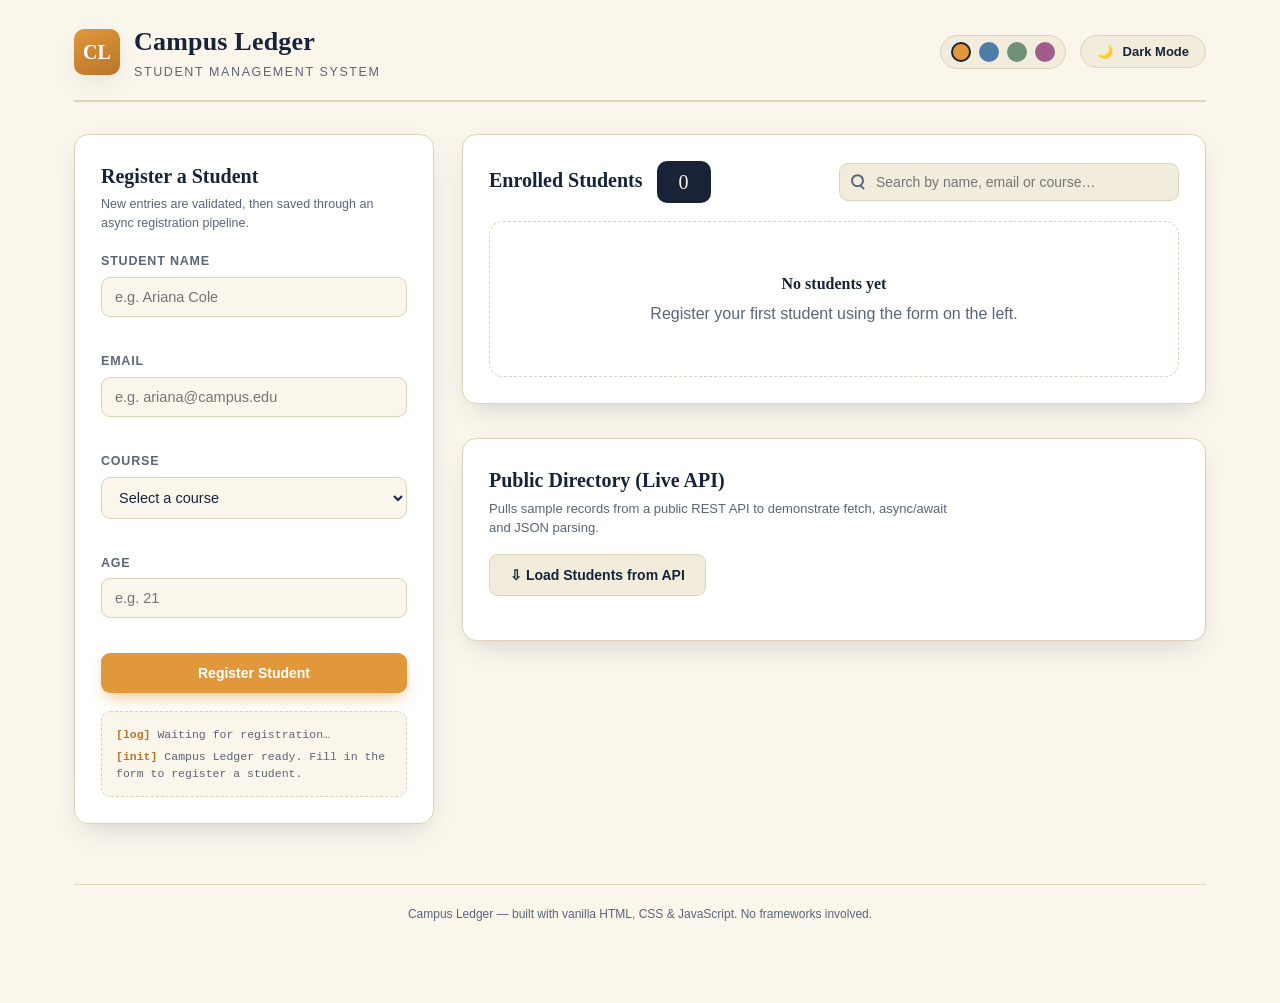
<file: campus.html>
<!DOCTYPE html>
<html lang="en">
<head>
<meta charset="UTF-8">
<meta name="viewport" content="width=device-width, initial-scale=1.0">
<title>Campus Ledger — Student Management System</title>
<style>
/* ============================================================
   DESIGN TOKENS
   A campus-registrar theme: ink navy + amber "stamp" accent,
   paper-cream surface in light mode, deep ink surface in dark.
   The signature element is the "ID card" style student card —
   a perforated top edge like a campus badge, with a course-
   coded stripe down the left side.
   ============================================================ */
:root {
  --ink-900: #182338;
  --ink-800: #1f2c47;
  --ink-700: #2c3c5e;
  --paper-0: #faf6ec;
  --paper-100: #f2ecdd;
  --paper-200: #e8dfc9;
  --accent: #e0983a;      /* amber stamp — can be re-themed live */
  --accent-dark: #b9752a;
  --sage: #6f9179;
  --danger: #c4483f;
  --success: #3f8f5f;
  --text-main: var(--ink-900);
  --text-sub: #5b6478;
  --surface: #ffffff;
  --surface-alt: var(--paper-100);
  --bg: var(--paper-0);
  --border: #ddd3ba;
  --shadow: 0 10px 30px -12px rgba(24, 35, 56, 0.25);
  --radius: 14px;
  --font-display: Georgia, 'Iowan Old Style', 'Palatino Linotype', serif;
  --font-body: -apple-system, BlinkMacSystemFont, 'Segoe UI', Roboto, Helvetica, Arial, sans-serif;
  --font-mono: 'SFMono-Regular', Consolas, 'Liberation Mono', Menlo, monospace;
}

/* Dark mode overrides — toggled by adding .dark-mode to <body> */
body.dark-mode {
  --text-main: #eef1f7;
  --text-sub: #a8b1c4;
  --surface: var(--ink-800);
  --surface-alt: var(--ink-700);
  --bg: var(--ink-900);
  --border: #35456a;
  --shadow: 0 10px 30px -12px rgba(0, 0, 0, 0.55);
}

/* ============================================================
   RESET & BASE
   ============================================================ */
* { box-sizing: border-box; margin: 0; padding: 0; }

html { scroll-behavior: smooth; }

body {
  font-family: var(--font-body);
  background: var(--bg);
  color: var(--text-main);
  transition: background 0.35s ease, color 0.35s ease;
  min-height: 100vh;
  line-height: 1.5;
}

@media (prefers-reduced-motion: reduce) {
  * { animation-duration: 0.001ms !important; transition-duration: 0.001ms !important; }
}

a { color: inherit; }

::selection { background: var(--accent); color: #fff; }

/* ============================================================
   LAYOUT SHELL
   ============================================================ */
.wrap {
  max-width: 1180px;
  margin: 0 auto;
  padding: 0 24px 80px;
}

/* ---- Top bar ---- */
.topbar {
  display: flex;
  align-items: center;
  justify-content: space-between;
  padding: 22px 0 18px;
  border-bottom: 2px solid var(--border);
  margin-bottom: 32px;
  flex-wrap: wrap;
  gap: 16px;
}

.brand {
  display: flex;
  align-items: center;
  gap: 14px;
}

.brand-mark {
  width: 46px;
  height: 46px;
  border-radius: 10px;
  background: linear-gradient(155deg, var(--accent), var(--accent-dark));
  display: flex;
  align-items: center;
  justify-content: center;
  color: #fff;
  font-family: var(--font-display);
  font-weight: 700;
  font-size: 20px;
  box-shadow: var(--shadow);
  flex-shrink: 0;
}

.brand-text h1 {
  font-family: var(--font-display);
  font-size: 26px;
  letter-spacing: 0.2px;
}

.brand-text p {
  font-size: 12.5px;
  color: var(--text-sub);
  text-transform: uppercase;
  letter-spacing: 1.6px;
  margin-top: 2px;
}

.topbar-controls {
  display: flex;
  align-items: center;
  gap: 14px;
  flex-wrap: wrap;
}

/* Accent color theming swatches */
.swatches {
  display: flex;
  gap: 8px;
  align-items: center;
  padding: 6px 10px;
  background: var(--surface-alt);
  border-radius: 999px;
  border: 1px solid var(--border);
}

.swatch {
  width: 20px;
  height: 20px;
  border-radius: 50%;
  border: 2px solid transparent;
  cursor: pointer;
  transition: transform 0.2s ease, border-color 0.2s ease;
}

.swatch:hover { transform: scale(1.15); }
.swatch.active { border-color: var(--text-main); }

/* Dark mode toggle switch */
.toggle-dark {
  display: flex;
  align-items: center;
  gap: 10px;
  background: var(--surface-alt);
  border: 1px solid var(--border);
  border-radius: 999px;
  padding: 8px 16px;
  cursor: pointer;
  font-size: 13px;
  font-weight: 600;
  color: var(--text-main);
  transition: background 0.2s ease;
}

.toggle-dark:hover { background: var(--border); }

/* ============================================================
   GRID: form (left, sticky) + management (right)
   ============================================================ */
.main-grid {
  display: grid;
  grid-template-columns: 360px 1fr;
  gap: 28px;
  align-items: start;
}

@media (max-width: 880px) {
  .main-grid { grid-template-columns: 1fr; }
}

.panel {
  background: var(--surface);
  border: 1px solid var(--border);
  border-radius: var(--radius);
  box-shadow: var(--shadow);
  padding: 26px;
}

.panel.sticky { position: sticky; top: 24px; }

.panel h2 {
  font-family: var(--font-display);
  font-size: 20px;
  margin-bottom: 4px;
}

.panel .subtext {
  font-size: 12.5px;
  color: var(--text-sub);
  margin-bottom: 20px;
}

/* ---- Form fields ---- */
.field {
  margin-bottom: 16px;
}

.field label {
  display: block;
  font-size: 12.5px;
  font-weight: 700;
  text-transform: uppercase;
  letter-spacing: 0.8px;
  color: var(--text-sub);
  margin-bottom: 6px;
}

.field input,
.field select {
  width: 100%;
  padding: 11px 13px;
  border-radius: 9px;
  border: 1.5px solid var(--border);
  background: var(--bg);
  color: var(--text-main);
  font-size: 14.5px;
  font-family: var(--font-body);
  transition: border-color 0.2s ease, box-shadow 0.2s ease;
}

.field input:focus,
.field select:focus {
  outline: none;
  border-color: var(--accent);
  box-shadow: 0 0 0 3px color-mix(in srgb, var(--accent) 25%, transparent);
}

.field .error-hint {
  font-size: 12px;
  color: var(--danger);
  margin-top: 5px;
  min-height: 14px;
}

/* ---- Buttons ---- */
.btn {
  display: inline-flex;
  align-items: center;
  justify-content: center;
  gap: 8px;
  border: none;
  border-radius: 9px;
  padding: 12px 20px;
  font-size: 14px;
  font-weight: 700;
  cursor: pointer;
  transition: transform 0.15s ease, box-shadow 0.15s ease, background 0.2s ease;
  font-family: var(--font-body);
}

.btn:active { transform: translateY(1px) scale(0.98); }

.btn-primary {
  background: var(--accent);
  color: #fff;
  width: 100%;
  box-shadow: 0 8px 18px -6px color-mix(in srgb, var(--accent) 70%, transparent);
}

.btn-primary:hover { background: var(--accent-dark); }
.btn-primary:disabled { opacity: 0.65; cursor: not-allowed; transform: none; }

.btn-secondary {
  background: var(--surface-alt);
  color: var(--text-main);
  border: 1.5px solid var(--border);
}

.btn-secondary:hover { border-color: var(--accent); color: var(--accent-dark); }

.btn-danger-ghost {
  background: transparent;
  border: 1.5px solid var(--danger);
  color: var(--danger);
  padding: 7px 12px;
  font-size: 12.5px;
}

.btn-danger-ghost:hover { background: var(--danger); color: #fff; }

/* ---- Toast messages (success / error) ---- */
.toast {
  border-radius: 9px;
  padding: 12px 15px;
  font-size: 13.5px;
  font-weight: 600;
  margin-bottom: 16px;
  display: none;
  align-items: center;
  gap: 8px;
  animation: slideIn 0.3s ease;
}

.toast.show { display: flex; }

.toast.success { background: color-mix(in srgb, var(--success) 16%, transparent); color: var(--success); border: 1px solid color-mix(in srgb, var(--success) 40%, transparent); }
.toast.error { background: color-mix(in srgb, var(--danger) 16%, transparent); color: var(--danger); border: 1px solid color-mix(in srgb, var(--danger) 40%, transparent); }

@keyframes slideIn {
  from { opacity: 0; transform: translateY(-8px); }
  to { opacity: 1; transform: translateY(0); }
}

/* ---- Async demo log (shows callback / promise / async-await steps) ---- */
.demo-log {
  margin-top: 18px;
  background: var(--bg);
  border: 1px dashed var(--border);
  border-radius: 9px;
  padding: 12px 14px;
  font-family: var(--font-mono);
  font-size: 11.5px;
  color: var(--text-sub);
  max-height: 130px;
  overflow-y: auto;
}

.demo-log div { padding: 2px 0; }
.demo-log .tag { color: var(--accent-dark); font-weight: 700; }

/* ---- Management header row ---- */
.mgmt-header {
  display: flex;
  align-items: center;
  justify-content: space-between;
  gap: 16px;
  flex-wrap: wrap;
  margin-bottom: 18px;
}

.mgmt-title-group { display: flex; align-items: center; gap: 14px; }

.count-badge {
  background: var(--ink-900);
  color: var(--paper-0);
  font-family: var(--font-display);
  font-size: 20px;
  border-radius: 10px;
  padding: 6px 16px;
  min-width: 54px;
  text-align: center;
}

body.dark-mode .count-badge { background: var(--accent); color: #1a1408; }

.search-box {
  position: relative;
  flex: 1;
  min-width: 220px;
  max-width: 340px;
}

.search-box input {
  width: 100%;
  padding: 10px 14px 10px 36px;
  border-radius: 9px;
  border: 1.5px solid var(--border);
  background: var(--surface-alt);
  color: var(--text-main);
  font-size: 14px;
}

.search-box input:focus { outline: none; border-color: var(--accent); }

.search-box::before {
  content: "";
  position: absolute;
  left: 12px;
  top: 50%;
  width: 9px;
  height: 9px;
  border: 2px solid var(--text-sub);
  border-radius: 50%;
  transform: translateY(-60%);
}

.search-box::after {
  content: "";
  position: absolute;
  left: 20px;
  top: 62%;
  width: 6px;
  height: 2px;
  background: var(--text-sub);
  transform: rotate(45deg);
}

/* ---- Student card grid (the "ID card" signature element) ---- */
.card-grid {
  display: grid;
  grid-template-columns: repeat(auto-fill, minmax(230px, 1fr));
  gap: 18px;
}

.student-card {
  position: relative;
  background: var(--surface);
  border: 1px solid var(--border);
  border-radius: 12px;
  padding: 18px 16px 16px 20px;
  overflow: hidden;
  animation: cardIn 0.35s ease;
  transition: transform 0.2s ease, box-shadow 0.2s ease;
}

.student-card:hover {
  transform: translateY(-4px);
  box-shadow: var(--shadow);
}

@keyframes cardIn {
  from { opacity: 0; transform: translateY(10px) scale(0.97); }
  to { opacity: 1; transform: translateY(0) scale(1); }
}

/* Course-coded stripe down the left edge, like a badge lanyard color */
.student-card::before {
  content: "";
  position: absolute;
  left: 0; top: 0; bottom: 0;
  width: 6px;
  background: var(--stripe-color, var(--accent));
}

/* Perforated top edge — a row of little "punch holes" like an ID badge */
.perforation {
  display: flex;
  gap: 5px;
  margin-bottom: 10px;
  margin-left: -2px;
}

.perforation span {
  width: 5px; height: 5px;
  border-radius: 50%;
  background: var(--bg);
  border: 1px solid var(--border);
}

.student-card h3 {
  font-family: var(--font-display);
  font-size: 17px;
  margin-bottom: 4px;
}

.student-card .meta-row {
  font-size: 12.5px;
  color: var(--text-sub);
  margin-bottom: 3px;
  word-break: break-word;
}

.pill {
  display: inline-block;
  margin-top: 8px;
  padding: 3px 10px;
  border-radius: 999px;
  background: var(--surface-alt);
  font-size: 11px;
  font-weight: 700;
  letter-spacing: 0.4px;
  color: var(--text-sub);
}

.card-footer {
  margin-top: 12px;
  display: flex;
  justify-content: space-between;
  align-items: center;
}

.age-tag {
  font-family: var(--font-mono);
  font-size: 12px;
  color: var(--text-sub);
}

.empty-state {
  grid-column: 1 / -1;
  text-align: center;
  padding: 50px 20px;
  color: var(--text-sub);
  border: 1px dashed var(--border);
  border-radius: var(--radius);
}

.empty-state strong { color: var(--text-main); display: block; margin-bottom: 6px; font-family: var(--font-display); font-size: 16px; }

/* ---- API / directory section ---- */
.api-section { margin-top: 34px; }

.api-header {
  display: flex;
  align-items: center;
  justify-content: space-between;
  gap: 16px;
  flex-wrap: wrap;
  margin-bottom: 18px;
}

.api-header p { color: var(--text-sub); font-size: 13px; max-width: 460px; }

.directory-grid {
  display: grid;
  grid-template-columns: repeat(auto-fill, minmax(230px, 1fr));
  gap: 16px;
}

.directory-card {
  background: var(--surface-alt);
  border: 1px solid var(--border);
  border-radius: 12px;
  padding: 16px;
  transition: transform 0.2s ease;
}

.directory-card:hover { transform: translateY(-3px); }

.directory-card .avatar {
  width: 38px; height: 38px;
  border-radius: 50%;
  background: linear-gradient(135deg, var(--sage), var(--accent));
  color: #fff;
  display: flex; align-items: center; justify-content: center;
  font-weight: 700;
  margin-bottom: 10px;
  font-family: var(--font-display);
}

.directory-card h4 { font-size: 14.5px; margin-bottom: 3px; }
.directory-card p { font-size: 12px; color: var(--text-sub); }

/* ---- Loading spinner ---- */
.spinner {
  width: 16px; height: 16px;
  border: 2.5px solid rgba(255,255,255,0.4);
  border-top-color: #fff;
  border-radius: 50%;
  animation: spin 0.7s linear infinite;
  display: inline-block;
}

.spinner.dark { border: 2.5px solid var(--border); border-top-color: var(--accent); }

@keyframes spin { to { transform: rotate(360deg); } }

.spinner-row {
  display: flex;
  align-items: center;
  justify-content: center;
  gap: 10px;
  padding: 40px 0;
  color: var(--text-sub);
  font-size: 13.5px;
  grid-column: 1 / -1;
}

footer.site-footer {
  text-align: center;
  color: var(--text-sub);
  font-size: 12px;
  margin-top: 60px;
  padding-top: 20px;
  border-top: 1px solid var(--border);
}
</style>
</head>
<body>

<div class="wrap">

  <!-- ============================================================
       TOP BAR: brand, accent color theming, dark mode toggle
       ============================================================ -->
  <header class="topbar">
    <div class="brand">
      <div class="brand-mark">CL</div>
      <div class="brand-text">
        <h1>Campus Ledger</h1>
        <p>Student Management System</p>
      </div>
    </div>
    <div class="topbar-controls">
      <div class="swatches" id="swatchRow" title="Theme accent color">
        <div class="swatch active" style="background:#e0983a" data-color="#e0983a,#b9752a"></div>
        <div class="swatch" style="background:#4d7ea8" data-color="#4d7ea8,#375c7d"></div>
        <div class="swatch" style="background:#6f9179" data-color="#6f9179,#4f6e59"></div>
        <div class="swatch" style="background:#a15c8c" data-color="#a15c8c,#7d4569"></div>
      </div>
      <button class="toggle-dark" id="darkModeToggle" type="button">
        <span id="darkModeIcon">🌙</span>
        <span id="darkModeLabel">Dark Mode</span>
      </button>
    </div>
  </header>

  <div class="main-grid">

    <!-- ============================================================
         LEFT PANEL: Student Registration Form
         ============================================================ -->
    <section class="panel sticky">
      <h2>Register a Student</h2>
      <p class="subtext">New entries are validated, then saved through an async registration pipeline.</p>

      <!-- Toast messages for success / error feedback -->
      <div class="toast success" id="successToast">✅ <span id="successToastText"></span></div>
      <div class="toast error" id="errorToast">⚠️ <span id="errorToastText"></span></div>

      <form id="registerForm" novalidate>
        <div class="field">
          <label for="studentName">Student Name</label>
          <input type="text" id="studentName" placeholder="e.g. Ariana Cole" autocomplete="off">
          <div class="error-hint" id="nameError"></div>
        </div>
        <div class="field">
          <label for="studentEmail">Email</label>
          <input type="email" id="studentEmail" placeholder="e.g. ariana@campus.edu" autocomplete="off">
          <div class="error-hint" id="emailError"></div>
        </div>
        <div class="field">
          <label for="studentCourse">Course</label>
          <select id="studentCourse">
            <option value="">Select a course</option>
            <option value="Computer Science">Computer Science</option>
            <option value="Mechanical Engineering">Mechanical Engineering</option>
            <option value="Business Administration">Business Administration</option>
            <option value="Fine Arts">Fine Arts</option>
            <option value="Biology">Biology</option>
          </select>
          <div class="error-hint" id="courseError"></div>
        </div>
        <div class="field">
          <label for="studentAge">Age</label>
          <input type="number" id="studentAge" placeholder="e.g. 21" min="15" max="80">
          <div class="error-hint" id="ageError"></div>
        </div>

        <button type="submit" class="btn btn-primary" id="registerBtn">
          <span id="registerBtnText">Register Student</span>
        </button>
      </form>

      <!-- Live log showing each async-programming stage as it fires -->
      <div class="demo-log" id="demoLog">
        <div><span class="tag">[log]</span> Waiting for registration…</div>
      </div>
    </section>

    <!-- ============================================================
         RIGHT PANEL: Student Management (search, count, cards)
         ============================================================ -->
    <section>
      <div class="panel">
        <div class="mgmt-header">
          <div class="mgmt-title-group">
            <h2 style="font-family:var(--font-display); font-size:20px;">Enrolled Students</h2>
            <div class="count-badge" id="studentCount">0</div>
          </div>
          <div class="search-box">
            <input type="text" id="searchInput" placeholder="Search by name, email or course…">
          </div>
        </div>

        <div class="card-grid" id="studentGrid">
          <!-- Student cards are rendered here dynamically by JavaScript -->
          <div class="empty-state" id="emptyState">
            <strong>No students yet</strong>
            Register your first student using the form on the left.
          </div>
        </div>
      </div>

      <!-- ============================================================
           API SECTION: fetch(), async/await, JSON, error handling
           ============================================================ -->
      <div class="panel api-section">
        <div class="api-header">
          <div>
            <h2>Public Directory (Live API)</h2>
            <p>Pulls sample records from a public REST API to demonstrate fetch, async/await and JSON parsing.</p>
          </div>
          <button class="btn btn-secondary" id="loadApiBtn" type="button">
            <span id="loadApiBtnText">⇩ Load Students from API</span>
          </button>
        </div>
        <div class="directory-grid" id="directoryGrid"></div>
      </div>
    </section>
  </div>

  <footer class="site-footer">
    Campus Ledger — built with vanilla HTML, CSS &amp; JavaScript. No frameworks involved.
  </footer>
</div>

<script>
/* ================================================================
   STATE
   ================================================================ */

// In-memory list of registered students. Each entry:
// { id, name, email, course, age }
let students = [];

// Simple incrementing id generator for locally-added students.
let nextStudentId = 1;

// Colors used for the course-coded stripe on each student card.
const courseColors = {
  "Computer Science": "#4d7ea8",
  "Mechanical Engineering": "#c4483f",
  "Business Administration": "#e0983a",
  "Fine Arts": "#a15c8c",
  "Biology": "#6f9179"
};

/* ================================================================
   DOM REFERENCES
   ================================================================ */
const registerForm     = document.getElementById('registerForm');
const registerBtn      = document.getElementById('registerBtn');
const registerBtnText  = document.getElementById('registerBtnText');
const studentGrid      = document.getElementById('studentGrid');
const emptyState       = document.getElementById('emptyState');
const studentCountEl   = document.getElementById('studentCount');
const searchInput      = document.getElementById('searchInput');
const successToast     = document.getElementById('successToast');
const successToastText = document.getElementById('successToastText');
const errorToast       = document.getElementById('errorToast');
const errorToastText   = document.getElementById('errorToastText');
const demoLog          = document.getElementById('demoLog');
const loadApiBtn       = document.getElementById('loadApiBtn');
const loadApiBtnText   = document.getElementById('loadApiBtnText');
const directoryGrid    = document.getElementById('directoryGrid');

/* ================================================================
   UTILITY: demo log writer
   Every async-programming step (callback / promise / async-await)
   writes a short line here so the flow is visible to the learner.
   ================================================================ */
function logStep(label, message) {
  const line = document.createElement('div');
  line.innerHTML = `<span class="tag">[${label}]</span> ${message}`;
  demoLog.appendChild(line);
  demoLog.scrollTop = demoLog.scrollHeight;
}

/* ================================================================
   UTILITY: toast messages (success / error)
   ================================================================ */
function showSuccess(message) {
  successToastText.textContent = message;
  successToast.classList.add('show');
  errorToast.classList.remove('show');
  setTimeout(() => successToast.classList.remove('show'), 3500);
}

function showError(message) {
  errorToastText.textContent = message;
  errorToast.classList.add('show');
  successToast.classList.remove('show');
  setTimeout(() => errorToast.classList.remove('show'), 4500);
}

/* ================================================================
   FORM VALIDATION
   Plain synchronous validation — checked before any async work
   is kicked off, so we never "register" incomplete data.
   ================================================================ */
function validateForm(data) {
  let valid = true;
  document.getElementById('nameError').textContent = '';
  document.getElementById('emailError').textContent = '';
  document.getElementById('courseError').textContent = '';
  document.getElementById('ageError').textContent = '';

  if (!data.name || data.name.trim().length < 2) {
    document.getElementById('nameError').textContent = 'Enter a name with at least 2 characters.';
    valid = false;
  }
  const emailPattern = /^[^\s@]+@[^\s@]+\.[^\s@]+$/;
  if (!emailPattern.test(data.email)) {
    document.getElementById('emailError').textContent = 'Enter a valid email address.';
    valid = false;
  }
  if (!data.course) {
    document.getElementById('courseError').textContent = 'Select a course.';
    valid = false;
  }
  const ageNum = Number(data.age);
  if (!data.age || isNaN(ageNum) || ageNum < 15 || ageNum > 80) {
    document.getElementById('ageError').textContent = 'Enter an age between 15 and 80.';
    valid = false;
  }
  return valid;
}

/* ================================================================
   TOPIC 1 — CALLBACKS
   confirmRegistrationCallback() simulates a follow-up notification
   step that must run strictly AFTER a student has been saved.
   It follows classic Node-style callback convention:
   callback(error, result) — error is null on success.
   ================================================================ */
function confirmRegistrationCallback(student, callback) {
  logStep('callback', `Queuing confirmation notice for ${student.name}…`);
  // setTimeout simulates a real-world delay (e.g. sending an email/SMS)
  setTimeout(() => {
    // Simulate a callback firing with (error, result) signature
    const error = null;
    const result = `Confirmation notice queued for ${student.email}`;
    callback(error, result);
  }, 500);
}

/* ================================================================
   TOPIC 2 — PROMISES
   registerStudentPromise() wraps the "save to system" step in a
   native Promise. It resolves with the saved student object, or
   rejects if something goes wrong (simulated failure chance kept
   at 0% here so registration is reliable, but the reject path is
   fully wired up and used by the try/catch block below).
   ================================================================ */
function registerStudentPromise(studentData) {
  return new Promise((resolve, reject) => {
    logStep('promise', `Saving ${studentData.name} to the student ledger…`);
    setTimeout(() => {
      // Duplicate-email guard — a realistic reason a save could fail
      const duplicate = students.some(s => s.email.toLowerCase() === studentData.email.toLowerCase());
      if (duplicate) {
        reject(new Error('A student with this email is already registered.'));
        return;
      }
      const savedStudent = {
        id: nextStudentId++,
        name: studentData.name.trim(),
        email: studentData.email.trim(),
        course: studentData.course,
        age: Number(studentData.age)
      };
      resolve(savedStudent);
    }, 900);
  });
}

/* ================================================================
   TOPIC 3 & 6 — ASYNC/AWAIT + TRY...CATCH
   handleRegisterSubmit() is the async form handler. It awaits the
   Promise-based save step, then (on success) triggers the callback-
   based confirmation step. Any rejection is caught here so the UI
   always recovers gracefully instead of hanging or crashing.
   ================================================================ */
async function handleRegisterSubmit(event) {
  event.preventDefault();

  const formData = {
    name: document.getElementById('studentName').value,
    email: document.getElementById('studentEmail').value,
    course: document.getElementById('studentCourse').value,
    age: document.getElementById('studentAge').value
  };

  if (!validateForm(formData)) {
    return;
  }

  // TOPIC 7 — LOADING SPINNER while the async pipeline runs
  registerBtn.disabled = true;
  registerBtnText.innerHTML = '<span class="spinner"></span> Registering…';

  try {
    // async/await used here to consume the Promise linearly,
    // instead of chaining .then()/.catch()
    const savedStudent = await registerStudentPromise(formData);

    logStep('async/await', `Registration resolved for ${savedStudent.name}.`);

    // Add to local state + re-render the card grid
    students.push(savedStudent);
    renderStudents();

    // Fire the callback-style confirmation step AFTER registration
    confirmRegistrationCallback(savedStudent, (error, result) => {
      if (error) {
        logStep('callback', `Confirmation failed: ${error.message}`);
        return;
      }
      logStep('callback', result);
      showSuccess(`${savedStudent.name} registered successfully!`);
    });

    registerForm.reset();
  } catch (err) {
    // try...catch handles any rejection from registerStudentPromise
    logStep('catch', `Registration failed — ${err.message}`);
    showError(err.message);
  } finally {
    registerBtn.disabled = false;
    registerBtnText.textContent = 'Register Student';
  }
}

registerForm.addEventListener('submit', handleRegisterSubmit);

/* ================================================================
   RENDERING: student cards
   ================================================================ */
function renderStudents(filterText) {
  const query = (filterText || '').trim().toLowerCase();
  const visible = query
    ? students.filter(s =>
        s.name.toLowerCase().includes(query) ||
        s.email.toLowerCase().includes(query) ||
        s.course.toLowerCase().includes(query))
    : students;

  studentCountEl.textContent = students.length;

  if (visible.length === 0) {
    studentGrid.innerHTML = '';
    const message = students.length === 0
      ? { title: 'No students yet', body: 'Register your first student using the form on the left.' }
      : { title: 'No matches found', body: 'Try a different name, email or course.' };
    studentGrid.innerHTML = `
      <div class="empty-state">
        <strong>${message.title}</strong>
        ${message.body}
      </div>`;
    return;
  }

  // Build each card's HTML. Event delegation (below) handles clicks,
  // so no inline onclick handlers are attached here.
  studentGrid.innerHTML = visible.map(student => {
    const stripe = courseColors[student.course] || 'var(--accent)';
    return `
      <div class="student-card" style="--stripe-color:${stripe}" data-id="${student.id}">
        <div class="perforation">
          <span></span><span></span><span></span><span></span><span></span><span></span>
        </div>
        <h3>${escapeHtml(student.name)}</h3>
        <div class="meta-row">${escapeHtml(student.email)}</div>
        <div class="meta-row">${escapeHtml(student.course)}</div>
        <span class="pill">Student #${student.id}</span>
        <div class="card-footer">
          <span class="age-tag">Age ${student.age}</span>
          <button class="btn-danger-ghost" data-action="delete" data-id="${student.id}">Remove</button>
        </div>
      </div>`;
  }).join('');
}

/* Escape user-entered text before injecting into innerHTML,
   to keep the rendering safe from markup injection. */
function escapeHtml(str) {
  const div = document.createElement('div');
  div.textContent = str;
  return div.innerHTML;
}

/* ================================================================
   EVENT DELEGATION
   A single click listener on the grid's parent container handles
   every "Remove" button, including ones added long after page load.
   This avoids re-binding a listener on every render.
   ================================================================ */
studentGrid.addEventListener('click', (event) => {
  const button = event.target.closest('[data-action="delete"]');
  if (!button) return;

  const id = Number(button.getAttribute('data-id'));
  const student = students.find(s => s.id === id);
  students = students.filter(s => s.id !== id);
  renderStudents(searchInput.value);

  if (student) {
    showSuccess(`${student.name} was removed from the ledger.`);
  }
});

/* ================================================================
   LIVE SEARCH
   Filters the rendered card grid on every keystroke.
   ================================================================ */
searchInput.addEventListener('input', () => {
  renderStudents(searchInput.value);
});

/* ================================================================
   TOPIC 4, 5 & 6 — fetch(), JSON handling, try...catch
   loadStudentsFromApi() is an async function that:
     1. Shows a loading spinner on the button
     2. Uses fetch() to call a public REST API
     3. Checks response.ok before proceeding
     4. Converts the response body with response.json()
     5. Renders the resulting records as directory cards
     6. Wraps everything in try...catch so network failures,
        bad responses, or malformed JSON never break the page
   ================================================================ */
async function loadStudentsFromApi() {
  loadApiBtn.disabled = true;
  loadApiBtnText.innerHTML = '<span class="spinner dark"></span> Loading…';

  directoryGrid.innerHTML = `
    <div class="spinner-row">
      <span class="spinner dark"></span> Fetching student directory from the API…
    </div>`;

  try {
    // fetch() issues the HTTP GET request
    const response = await fetch('https://jsonplaceholder.typicode.com/users');

    // A non-2xx response does not automatically throw — check manually
    if (!response.ok) {
      throw new Error(`Server responded with status ${response.status}`);
    }

    // JSON handling: convert the raw response body into JS objects
    const users = await response.json();

    renderDirectory(users);
    showSuccess(`Loaded ${users.length} directory records from the API.`);
  } catch (err) {
    // Catches network failures, non-OK statuses, and JSON parse errors
    directoryGrid.innerHTML = `
      <div class="empty-state">
        <strong>Could not load the directory</strong>
        ${escapeHtml(err.message)} — check your connection and try again.
      </div>`;
    showError(`API request failed: ${err.message}`);
  } finally {
    loadApiBtn.disabled = false;
    loadApiBtnText.textContent = '⇩ Load Students from API';
  }
}

/* Render the fetched API users as directory cards showing
   Name, Email and Company — as required. */
function renderDirectory(users) {
  directoryGrid.innerHTML = users.map(user => {
    const initials = user.name.split(' ').map(part => part[0]).slice(0, 2).join('');
    return `
      <div class="directory-card">
        <div class="avatar">${escapeHtml(initials)}</div>
        <h4>${escapeHtml(user.name)}</h4>
        <p>${escapeHtml(user.email)}</p>
        <p>${escapeHtml(user.company ? user.company.name : 'Independent')}</p>
      </div>`;
  }).join('');
}

loadApiBtn.addEventListener('click', loadStudentsFromApi);

/* ================================================================
   DARK MODE TOGGLE
   ================================================================ */
const darkModeToggle = document.getElementById('darkModeToggle');
const darkModeIcon    = document.getElementById('darkModeIcon');
const darkModeLabel   = document.getElementById('darkModeLabel');

darkModeToggle.addEventListener('click', () => {
  document.body.classList.toggle('dark-mode');
  const isDark = document.body.classList.contains('dark-mode');
  darkModeIcon.textContent = isDark ? '☀️' : '🌙';
  darkModeLabel.textContent = isDark ? 'Light Mode' : 'Dark Mode';
});

/* ================================================================
   ACCENT COLOR THEMING
   Clicking a swatch updates the CSS custom properties driving the
   accent color across buttons, badges and card stripes.
   ================================================================ */
const swatchRow = document.getElementById('swatchRow');

swatchRow.addEventListener('click', (event) => {
  const swatch = event.target.closest('.swatch');
  if (!swatch) return;

  const [accent, accentDark] = swatch.getAttribute('data-color').split(',');
  document.documentElement.style.setProperty('--accent', accent);
  document.documentElement.style.setProperty('--accent-dark', accentDark);

  swatchRow.querySelectorAll('.swatch').forEach(s => s.classList.remove('active'));
  swatch.classList.add('active');
});

/* ================================================================
   INITIAL RENDER
   ================================================================ */
renderStudents();
logStep('init', 'Campus Ledger ready. Fill in the form to register a student.');
</script>
</body>
</html>
</file>
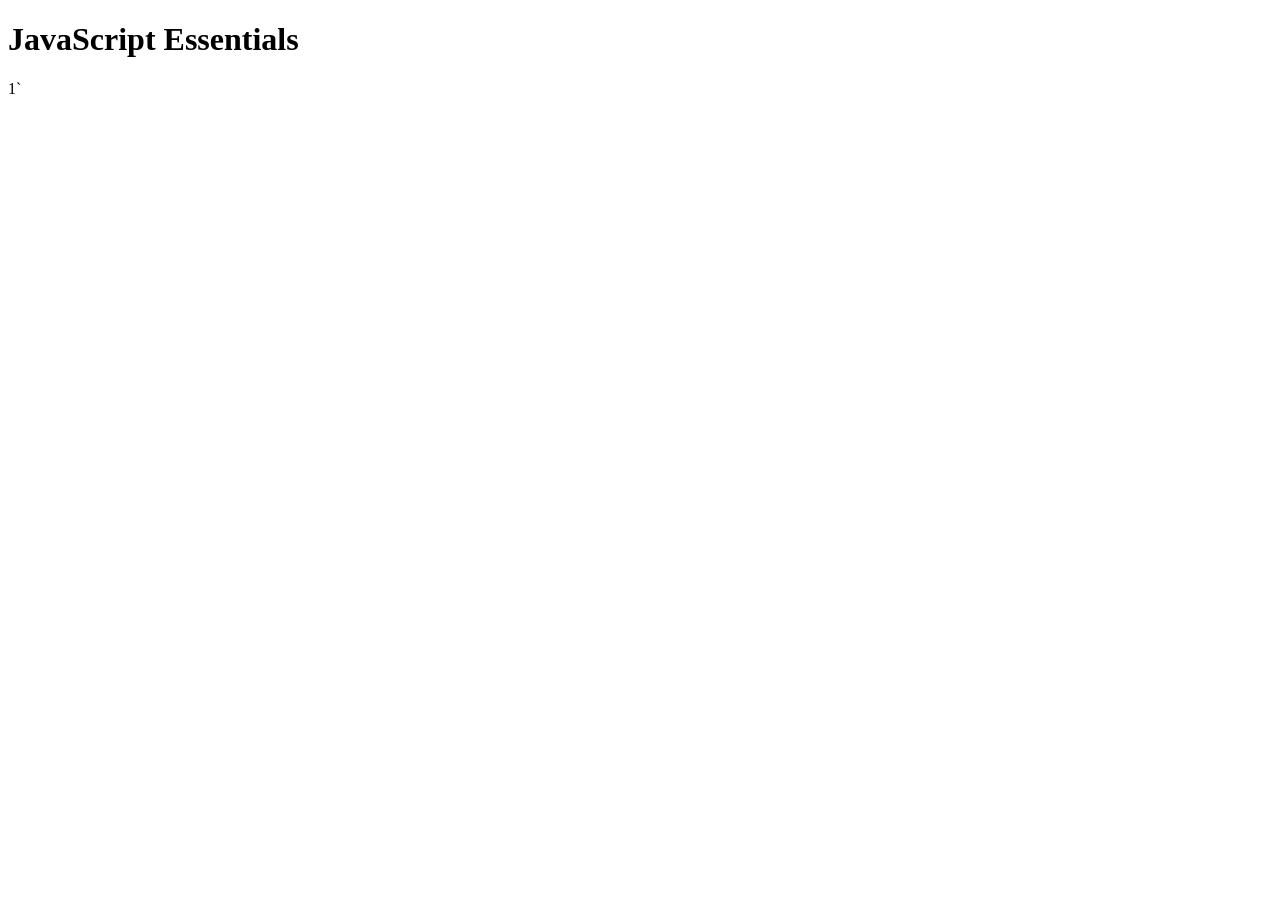
<file: java.html>
<!DOCTYPE html>
<html lang="en">
<head>
    <meta charset="UTF-8">
    <meta name="viewport" content="width=device-width, initial-scale=1.0">
    <title>JavaScript essentials Demo</title>
</head>
<body>
    

    <h1>JavaScript Essentials </h1>
    <script>
        // variables
       console.log("==== Variables ====");

       let studentname = "Manikanta";
       let age = 24;

       const college = "MRU";

       console.log(studentname);
       console.log(age);
       console.log(college);

       studentname = "Vinay";
       console.log(studentname);
    

       // operators
       console.log("==== Operators ====");

    let a = 30;
    let b = 20;
    

    console.log("Addition:", a + b);
    console.log("Substraction",a - b);
    console.log("Multiplication",a * b);
    console.log("Division",a / b);

    console.log(a > b);
    console.log(a < b);
    console.log(a == b);

    console.log(true && false);
    console.log(true || false);
    console.log(!true);

    //control flow
    console.log("==== If Else ====");

    let marks = 75;

    if(marks >= 35){
        console.log("Pass");
    }   
    else{
        console.log("Fail");
    }       

    console.log("==== Switch Case ====");
    let day = 3;

    switch(day){
        case 1:
            console.log("Monday");
            break;
        case 2:
            console.log("Tuesday");
            break;
        case 3:
            console.log("Wednesday");
            break;
                    break;
        default:
            console.log("Invalid Day");
        
    }

    console.log("=== Functions ===");

        function welcome(){
            console.log("Welcome Students")
        }

        welcome();

        function add(x,y){

            return x+y;
        
        console.log(add(20.20));
        }

    
    
    </script>
</body>
</html>1`
</file>
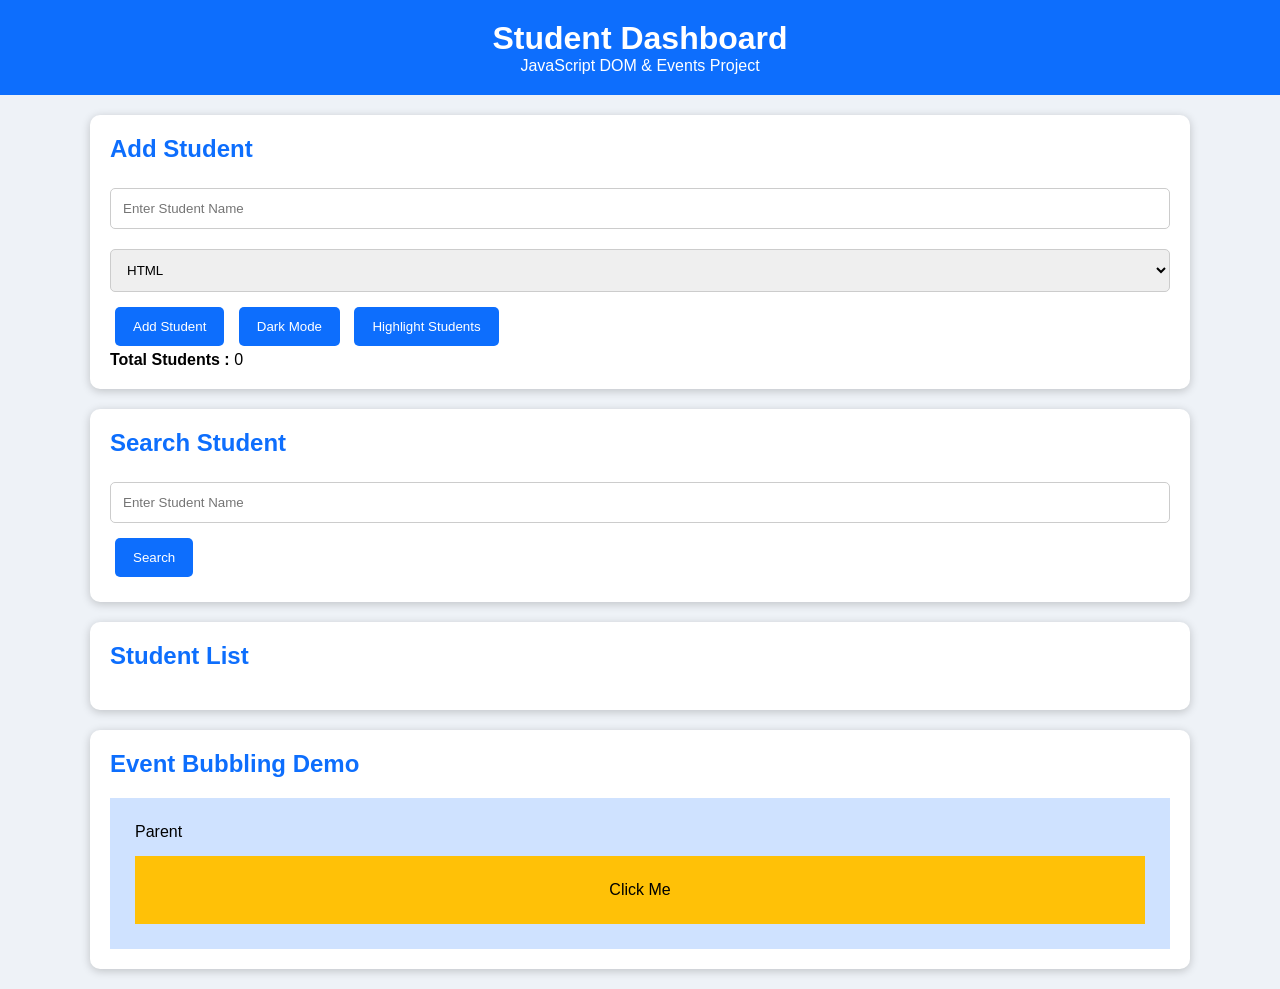
<file: java2.html>
<!DOCTYPE html>
<html lang="en">
<head>

<meta charset="UTF-8">
<meta name="viewport" content="width=device-width, initial-scale=1.0">

<title>Student Dashboard</title>

<style>

*{
margin:0;
padding:0;
box-sizing:border-box;
font-family:Arial,sans-serif;
}

body{
background:#eef2f7;
}

header{
background:#0d6efd;
color:white;
padding:20px;
text-align:center;
}

.container{
width:90%;
max-width:1100px;
margin:20px auto;
}

.card{

background:white;

padding:20px;

margin-bottom:20px;

border-radius:10px;

box-shadow:0 2px 10px rgba(0,0,0,0.2);

}

h2{

margin-bottom:15px;

color:#0d6efd;

}

input,select{

width:100%;

padding:12px;

margin:10px 0;

border:1px solid #ccc;

border-radius:5px;

}

button{

padding:12px 18px;

background:#0d6efd;

color:white;

border:none;

border-radius:5px;

cursor:pointer;

margin:5px;

}

button:hover{

background:#084298;

}

.student{

background:#f8f9fa;

padding:15px;

margin-top:10px;

border-left:5px solid #0d6efd;

border-radius:5px;

}

.student h3{

margin-bottom:10px;

}

#studentList{

margin-top:20px;

}

.dark{

background:#222;

color:white;

}

.dark .card{

background:#333;

color:white;

}

.dark input,

.dark select{

background:#555;

color:white;

border:none;

}

.highlight{

background:#d4edda!important;

border-left:5px solid green;

}

.parent{

background:#cfe2ff;

padding:25px;

margin-top:20px;

}

.child{

background:#ffc107;

padding:25px;

margin-top:15px;

text-align:center;

cursor:pointer;

}

</style>

</head>

<body>

<header>

<h1 id="title">

Student Dashboard

</h1>

<p>

JavaScript DOM & Events Project

</p>

</header>

<div class="container">

<div class="card">

<h2>Add Student</h2>

<input
type="text"
id="name"
placeholder="Enter Student Name">

<select id="course">

<option>HTML</option>

<option>CSS</option>

<option>JavaScript</option>

<option>Java</option>

<option>Python</option>

</select>

<button id="addBtn">

Add Student

</button>

<button onclick="toggleTheme()">

Dark Mode

</button>

<button onclick="highlightStudents()">

Highlight Students

</button>

<p>

<b>Total Students :</b>

<span id="count">

0

</span>

</p>

</div>

<div class="card">

<h2>Search Student</h2>

<input
type="text"
id="search"
placeholder="Enter Student Name">

<button onclick="searchStudent()">

Search

</button>

<p id="searchResult">

</p>

</div>

<div class="card">

<h2>Student List</h2>

<div id="studentList">

</div>

</div>

<div class="card">

<h2>Event Bubbling Demo</h2>

<div
class="parent"
id="parent">

Parent

<div
class="child"
id="child">

Click Me

</div>

</div>

</div>

<script>

// ============================
// JavaScript DOM & Events
// ============================

// Array to store students
let students = [];

// getElementById() + addEventListener()
let addButton = document.getElementById("addBtn");

addButton.addEventListener("click", addStudent);

// ============================
// Add Student
// ============================

function addStudent(){

    let name = document.getElementById("name").value.trim();

    let course = document.getElementById("course").value;

    if(name==""){

        alert("Please Enter Student Name");

        return;

    }

    // Object
    let student = {

        name:name,

        course:course

    };

    // Array
    students.push(student);

    displayStudents();

    document.getElementById("name").value="";

}

// ============================
// Display Students
// ============================

function displayStudents(){

    let output="";

    students.forEach(function(student,index){

        output += `

        <div class="student">

        <h3>${student.name}</h3>

        <p><b>Course :</b> ${student.course}</p>

        <button onclick="deleteStudent(${index})">

        Delete

        </button>

        </div>

        `;

    });

    document.getElementById("studentList").innerHTML = output;

    document.getElementById("count").innerHTML = students.length;

    document.querySelector("#title").innerHTML =
    "Student Dashboard ("+students.length+")";

}

// ============================
// Delete Student
// ============================

function deleteStudent(index){

    students.splice(index,1);

    displayStudents();

}

// ============================
// Search Student
// ============================

function searchStudent(){

    let searchName =
    document.getElementById("search").value.toLowerCase();

    let result =
    students.find(function(student){

        return student.name.toLowerCase()==searchName;

    });

    if(result){

        document.getElementById("searchResult").innerHTML=

        "Student Found : "+result.name+
        " ("+result.course+")";

    }

    else{

        document.getElementById("searchResult").innerHTML=

        "Student Not Found";

    }

}

// ============================
// Dark Mode
// ============================

function toggleTheme(){

    document.body.classList.toggle("dark");

}

// ============================
// Highlight Student Cards
// ============================

function highlightStudents(){

    let cards = document.querySelectorAll(".student");

    cards.forEach(function(card){

        card.classList.toggle("highlight");

    });

}
// ============================
// getElementsByClassName()
// ============================

function changeStudentColor(){

    let cards = document.getElementsByClassName("student");

    for(let i=0; i<cards.length; i++){

        cards[i].style.background = "#d1e7dd";
        cards[i].style.borderLeft = "5px solid green";

    }

}

// ============================
// getElementsByTagName()
// ============================

function changeParagraphColor(){

    let paragraphs = document.getElementsByTagName("p");

    for(let i=0; i<paragraphs.length; i++){

        paragraphs[i].style.color = "blue";

    }

}

// ============================
// createElement() Example
// ============================

function createMessage(){

    let message = document.createElement("h3");

    message.innerHTML = "Welcome to JavaScript DOM!";

    document.body.appendChild(message);

}

// ============================
// remove() Example
// ============================

function removeLastStudent(){

    let cards = document.querySelectorAll(".student");

    if(cards.length > 0){

        cards[cards.length-1].remove();

    }

}

// ============================
// Event Bubbling
// ============================

document.getElementById("parent")

.addEventListener("click",function(){

    alert("Parent Div Clicked");

});

document.getElementById("child")

.addEventListener("click",function(){

    alert("Child Div Clicked");

    // Uncomment the next line to stop bubbling
    // event.stopPropagation();

});

</script>

</body>
</html>
</file>
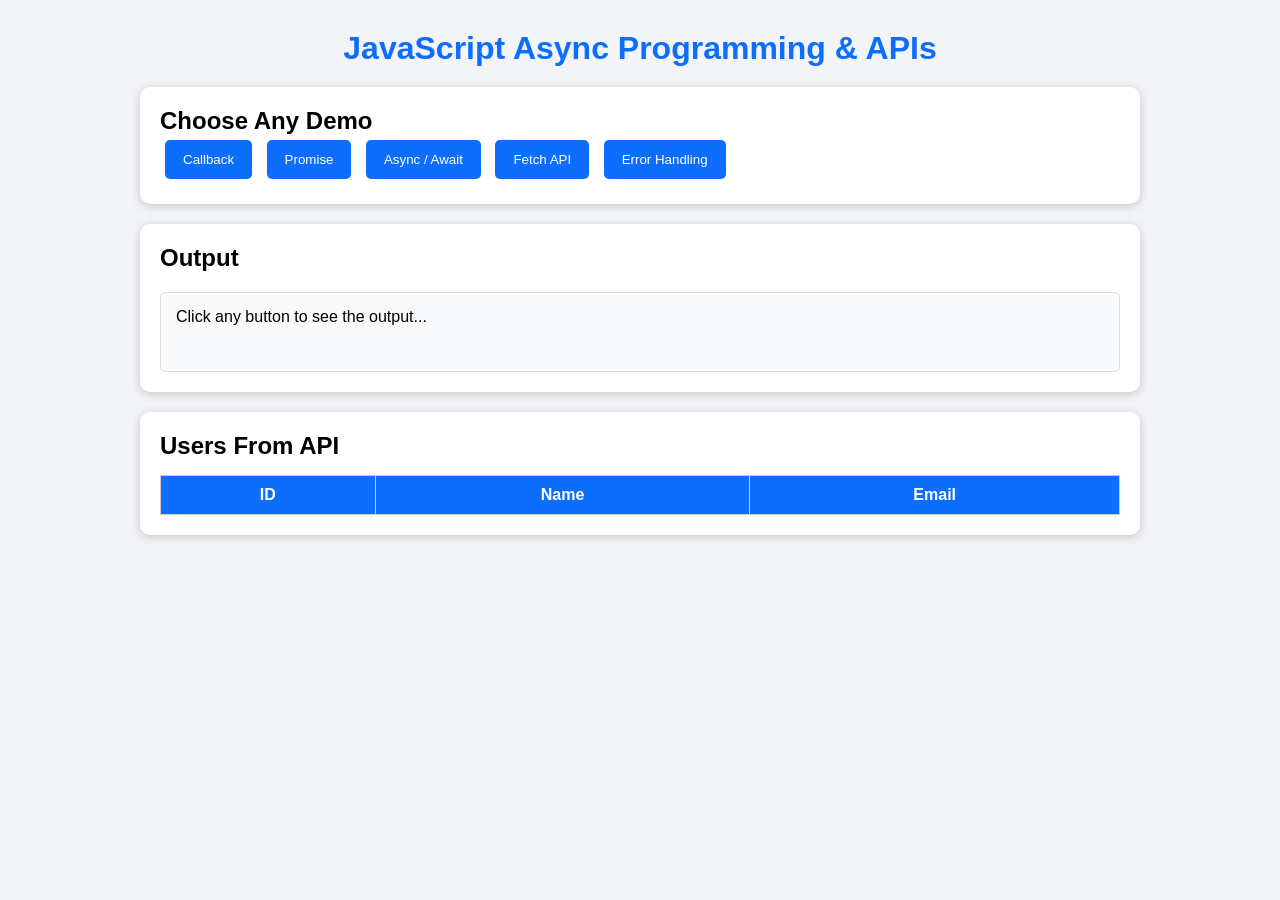
<file: javas3.html>
<!DOCTYPE html>
<html lang="en">
<head>

<meta charset="UTF-8">
<meta name="viewport" content="width=device-width, initial-scale=1.0">

<title>JavaScript Async Programming & APIs</title>

<style>

*{
margin:0;
padding:0;
box-sizing:border-box;
font-family:Arial, sans-serif;
}

body{
background:#f2f4f8;
padding:30px;
}

.container{
width:90%;
max-width:1000px;
margin:auto;
}

h1{
text-align:center;
color:#0d6efd;
margin-bottom:20px;
}

.card{

background:white;

padding:20px;

margin-bottom:20px;

border-radius:10px;

box-shadow:0 2px 10px rgba(0,0,0,0.2);

}

button{

padding:12px 18px;

background:#0d6efd;

color:white;

border:none;

border-radius:5px;

cursor:pointer;

margin:5px;

}

button:hover{

background:#084298;

}

#output{

margin-top:20px;

padding:15px;

background:#f8f9fa;

border:1px solid #ddd;

border-radius:5px;

min-height:80px;

}

table{

width:100%;

border-collapse:collapse;

margin-top:15px;

}

table,th,td{

border:1px solid #ccc;

}

th{

background:#0d6efd;

color:white;

padding:10px;

}

td{

padding:10px;

text-align:center;

}

.loading{

color:green;

font-weight:bold;

}

.error{

color:red;

font-weight:bold;

}

.success{

color:green;

font-weight:bold;

}

</style>

</head>

<body>

<div class="container">

<h1>JavaScript Async Programming & APIs</h1>

<div class="card">

<h2>Choose Any Demo</h2>

<button onclick="callbackDemo()">

Callback

</button>

<button onclick="promiseDemo()">

Promise

</button>

<button onclick="asyncDemo()">

Async / Await

</button>

<button onclick="fetchUsers()">

Fetch API

</button>

<button onclick="errorDemo()">

Error Handling

</button>

</div>

<div class="card">

<h2>Output</h2>

<div id="output">

Click any button to see the output...

</div>

</div>

<div class="card">

<h2>Users From API</h2>

<table>

<thead>

<tr>

<th>ID</th>

<th>Name</th>

<th>Email</th>

</tr>

</thead>

<tbody id="tableBody">

</tbody>

</table>

</div>

</div>

<script>

// ==========================================
// Output Box
// ==========================================

let output = document.getElementById("output");

// ==========================================
// 1. CALLBACK
// ==========================================

function greet(name, callback){

    output.innerHTML = "<p class='loading'>Loading...</p>";

    setTimeout(function(){

        callback("Hello " + name + "! Welcome to JavaScript.");

    },2000);

}

function callbackDemo(){

    greet("Bhargavi", function(message){

        output.innerHTML = "<p class='success'>" + message + "</p>";

    });

}

// ==========================================
// 2. PROMISE
// ==========================================

function registerStudent(){

    return new Promise(function(resolve,reject){

        output.innerHTML = "<p class='loading'>Registering Student...</p>";

        let success = true;

        setTimeout(function(){

            if(success){

                resolve("Student Registration Successful ✅");

            }

            else{

                reject("Student Registration Failed ❌");

            }

        },2000);

    });

}

function promiseDemo(){

    registerStudent()

    .then(function(result){

        output.innerHTML = "<p class='success'>" + result + "</p>";

    })

    .catch(function(error){

        output.innerHTML = "<p class='error'>" + error + "</p>";

    });

}

// ==========================================
// 3. ASYNC / AWAIT
// ==========================================

async function asyncDemo(){

    output.innerHTML = "<p class='loading'>Loading Student Data...</p>";

    try{

        let result = await registerStudent();

        output.innerHTML = "<p class='success'>" + result + "</p>";

    }

    catch(error){

        output.innerHTML = "<p class='error'>" + error + "</p>";

    }

}
// ==========================================
// 4. FETCH API + JSON
// ==========================================

async function fetchUsers(){

    output.innerHTML = "<p class='loading'>Fetching Users...</p>";

    try{

        // Step 1: Request data from API
        let response = await fetch("https://jsonplaceholder.typicode.com/users");

        // Step 2: Convert JSON response to JavaScript object
        let users = await response.json();

        // Step 3: Clear old table data
        document.getElementById("tableBody").innerHTML = "";

        // Step 4: Display users in the table
        users.forEach(function(user){

            let row = `
            <tr>
                <td>${user.id}</td>
                <td>${user.name}</td>
                <td>${user.email}</td>
            </tr>
            `;

            document.getElementById("tableBody").innerHTML += row;

        });

        output.innerHTML = "<p class='success'>Users Loaded Successfully ✅</p>";

    }

    catch(error){

        output.innerHTML = "<p class='error'>"+error+"</p>";

    }

}


// ==========================================
// 5. ERROR HANDLING
// ==========================================

async function errorDemo(){

    output.innerHTML = "<p class='loading'>Checking Error Handling...</p>";

    try{

        // Wrong API URL to generate an error
        let response = await fetch("https://jsonplaceholder.typicode.com/abc");

        if(!response.ok){

            throw new Error("404 Page Not Found");

        }

    }

    catch(error){

        output.innerHTML =

        "<p class='error'>"+error.message+"</p>";

    }

}

</script>

</body>
</html>
</file>
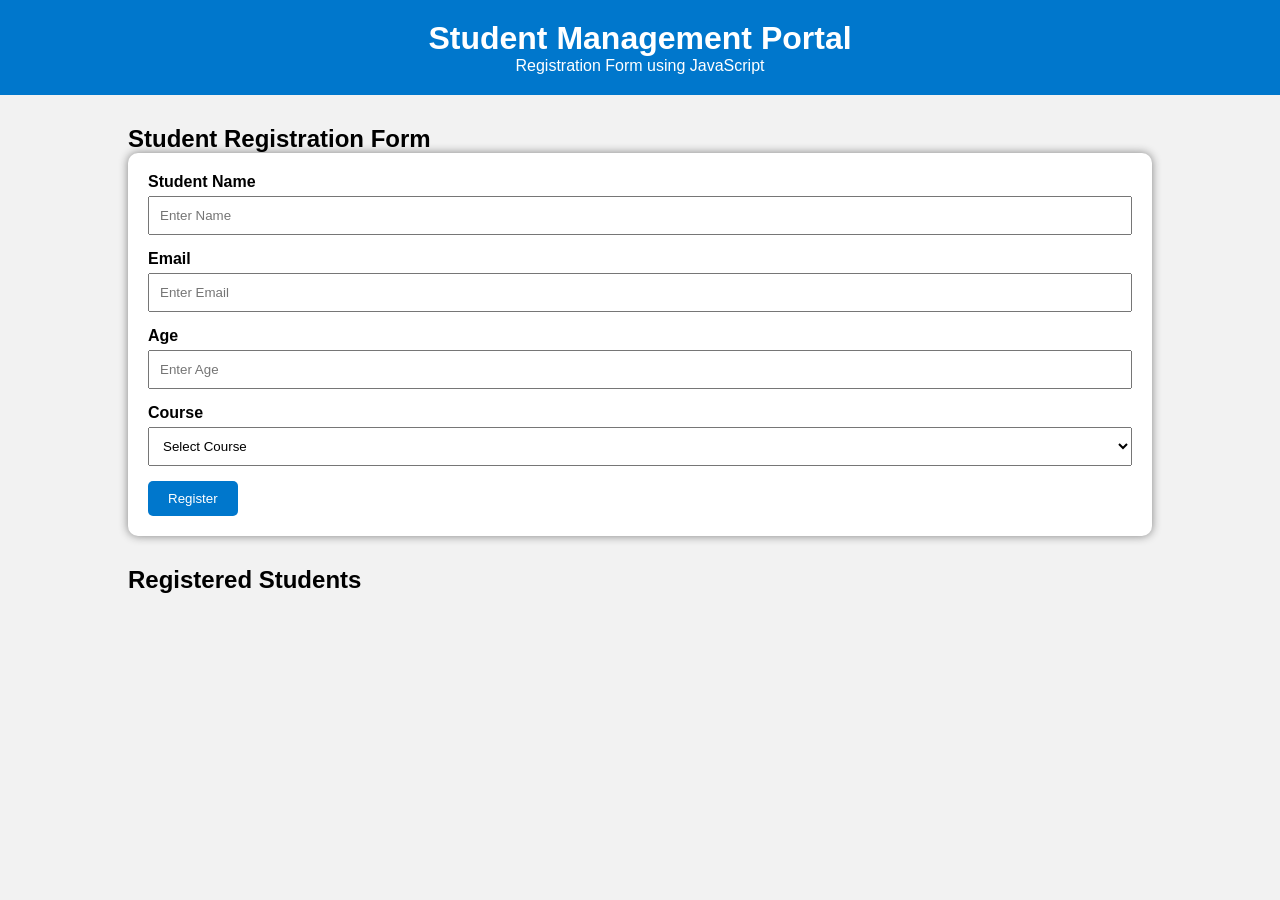
<file: registration.html>
<!DOCTYPE html>
<html lang="en">
<head>
<meta charset="UTF-8">
<meta name="viewport" content="width=device-width, initial-scale=1.0">
<title>Student Registration Portal</title>

<style>

*{
    margin:0;
    padding:0;
    box-sizing:border-box;
}

body{
    font-family:Arial, sans-serif;
    background:#f2f2f2;
}

header{
    background:#0077cc;
    color:white;
    text-align:center;
    padding:20px;
}

.container{
    width:80%;
    margin:30px auto;
}

form{
    background:white;
    padding:20px;
    border-radius:10px;
    box-shadow:0px 0px 10px gray;
}

label{
    font-weight:bold;
}

input,select{
    width:100%;
    padding:10px;
    margin-top:5px;
    margin-bottom:15px;
}

button{
    background:#0077cc;
    color:white;
    border:none;
    padding:10px 20px;
    cursor:pointer;
    border-radius:5px;
}

button:hover{
    background:green;
}

#studentList{
    margin-top:30px;
}

.card{
    background:white;
    padding:15px;
    margin-bottom:15px;
    border-radius:10px;
    box-shadow:0px 0px 10px gray;
}

.card h3{
    color:#0077cc;
    margin-bottom:10px;
}

</style>

</head>

<body>

<header>

<h1>Student Management Portal</h1>

<p>Registration Form using JavaScript</p>

</header>

<div class="container">

<h2>Student Registration Form</h2>

<form id="studentForm">

<label>Student Name</label>

<input type="text" id="name" placeholder="Enter Name">

<label>Email</label>

<input type="email" id="email" placeholder="Enter Email">

<label>Age</label>

<input type="number" id="age" placeholder="Enter Age">

<label>Course</label>

<select id="course">

<option value="">Select Course</option>

<option>HTML</option>

<option>CSS</option>

<option>JavaScript</option>

<option>Java</option>

<option>Python</option>

</select>

<button type="button" onclick="registerStudent()">

Register

</button>

</form>

<h2 style="margin-top:30px;">Registered Students</h2>

<div id="studentList"></div>

</div>

<script>

// Array to store students

let students = [];

function registerStudent(){

    let name = document.getElementById("name").value;

    let email = document.getElementById("email").value;

    let age = document.getElementById("age").value;

    let course = document.getElementById("course").value;

    if(name=="" || email=="" || age=="" || course==""){

        alert("Please fill all fields");

        return;

    }

    let student={

        name:name,

        email:email,

        age:age,

        course:course

    };

    students.push(student);

    displayStudents();

    document.getElementById("studentForm").reset();

}

function displayStudents(){

    let output="";

    students.forEach(function(student,index){

        output += `

        <div class="card">

        <h3>Student ${index+1}</h3>

        <p><strong>Name:</strong> ${student.name}</p>

        <p><strong>Email:</strong> ${student.email}</p>

        <p><strong>Age:</strong> ${student.age}</p>

        <p><strong>Course:</strong> ${student.course}</p>

        </div>

        `;

    });

    document.getElementById("studentList").innerHTML = output;

}

</script>

</body>
</html>
</file>
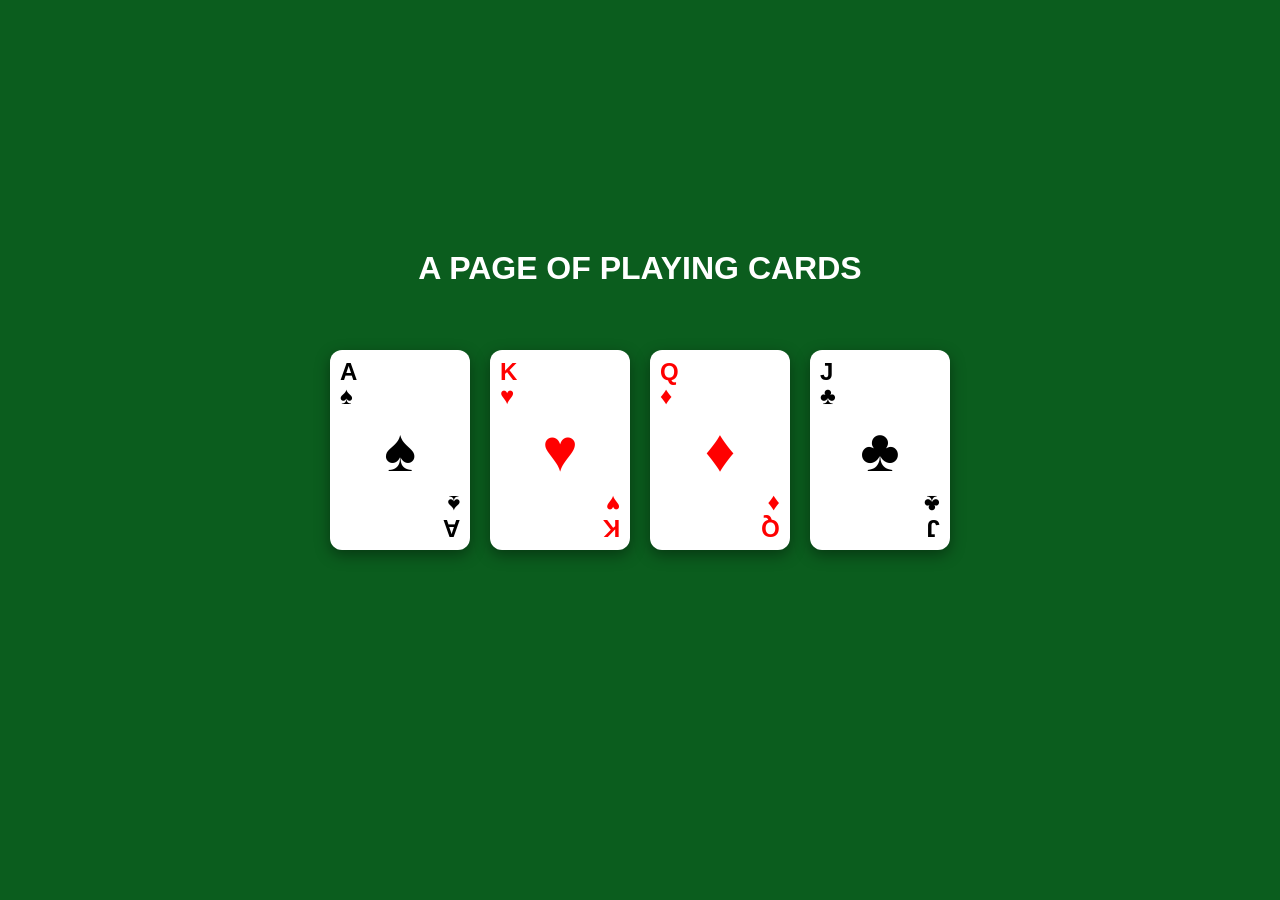
<file: work.html>
<!DOCTYPE html>
<html lang="en">
<head>
<meta charset="UTF-8">
<meta name="viewport" content="width=device-width, initial-scale=1.0">
<title>A PAGE OF PLAYING CARDS</title>

<style>
*{
    margin:0;
    padding:0;
    box-sizing:border-box;
    font-family:Arial, sans-serif;
}

body{
    background:#0b5d1e;
    display:flex;
    justify-content:center;
    align-items:center;
    height:100vh;
}

.cards{
    display:flex;
    gap:20px;
}

.card{
    width:140px;
    height:200px;
    background:#fff;
    border-radius:12px;
    box-shadow:0 5px 15px rgba(0,0,0,0.4);
    position:relative;
    transition:0.3s;
}

.card:hover{
    transform:translateY(-10px);
}

.top{
    position:absolute;
    top:10px;
    left:10px;
    font-size:24px;
    font-weight:bold;
    line-height:1;
}

.bottom{
    position:absolute;
    bottom:10px;
    right:10px;
    font-size:24px;
    font-weight:bold;
    transform:rotate(180deg);
    line-height:1;
}

.center{
    position:absolute;
    top:50%;
    left:50%;
    transform:translate(-50%,-50%);
    font-size:60px;
}

.red{
    color:red;
}

.black{
    color:black;
}
</style>

</head>
<body>
    <h1 style="position:absolute; top:250px; color:white;">A PAGE OF PLAYING CARDS</h1>

<div class="cards">

    <!-- Ace of Spades -->
    <div class="card">
        <div class="top black">A<br>♠</div>
        <div class="center black">♠</div>
        <div class="bottom black">A<br>♠</div>
    </div>

    <!-- King of Hearts -->
    <div class="card">
        <div class="top red">K<br>♥</div>
        <div class="center red">♥</div>
        <div class="bottom red">K<br>♥</div>
    </div>

    <!-- Queen of Diamonds -->
    <div class="card">
        <div class="top red">Q<br>♦</div>
        <div class="center red">♦</div>
        <div class="bottom red">Q<br>♦</div>
    </div>

    <!-- Jack of Clubs -->
    <div class="card">
        <div class="top black">J<br>♣</div>
        <div class="center black">♣</div>
        <div class="bottom black">J<br>♣</div>
    </div>

</div>

</body>
</html>
</file>
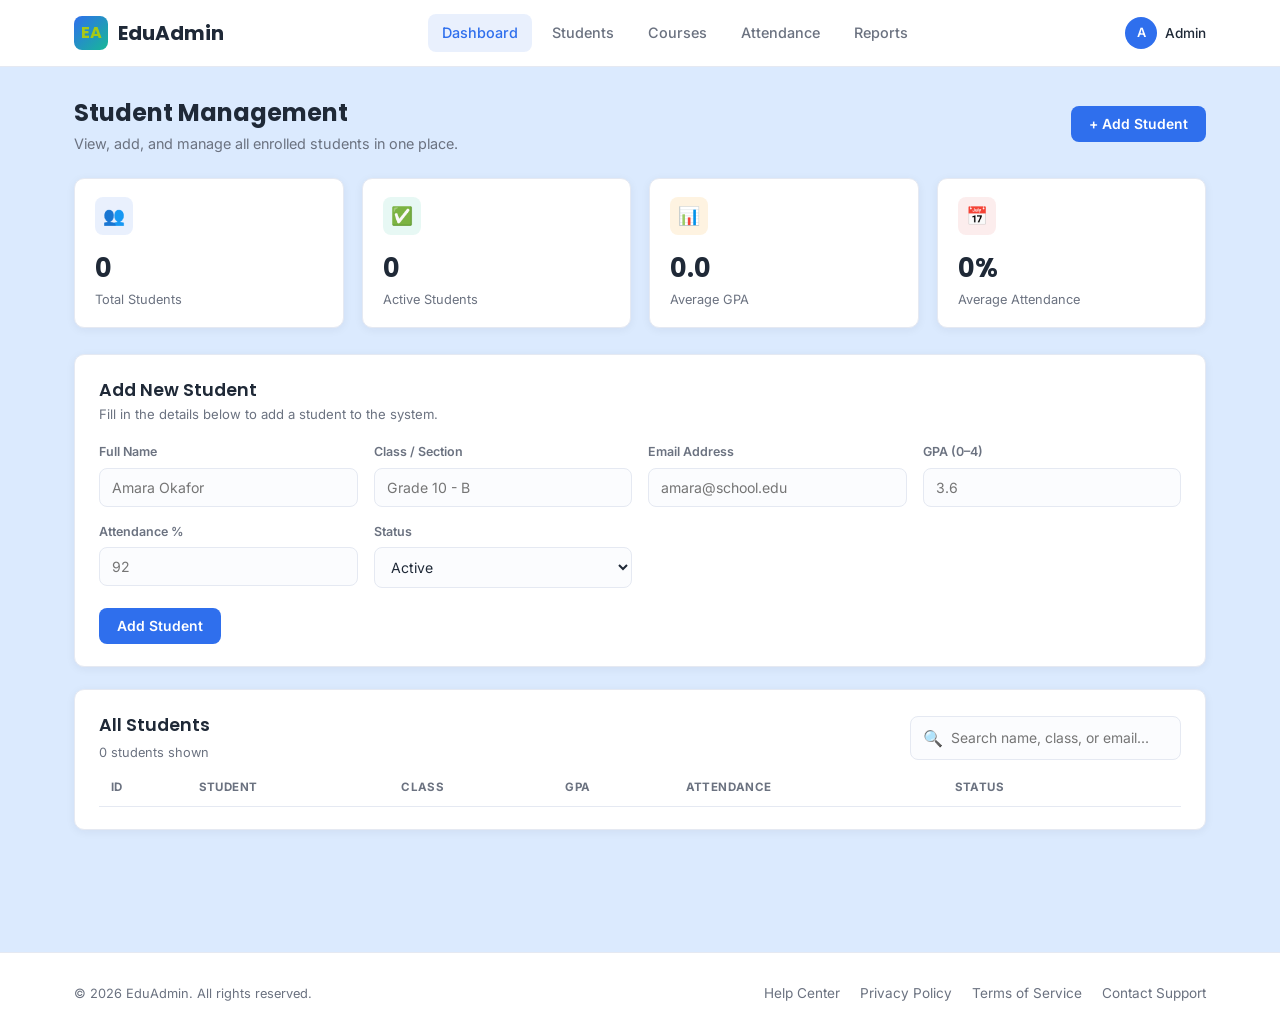
<file: developer/student.html>
<!DOCTYPE html>
<html lang="en">
<head>
<meta charset="UTF-8">
<meta name="viewport" content="width=device-width, initial-scale=1.0">
<title>EduAdmin — Student Management Portal</title>
<link rel="preconnect" href="https://fonts.googleapis.com">
<link href="https://fonts.googleapis.com/css2?family=Poppins:wght@500;600;700&family=Inter:wght@400;500;600&display=swap" rel="stylesheet">
<style>
  :root{
    --primary: #2f6fed;
    --primary-dark: #1f4fc4;
    --accent: #17b897;
    --bg: #f4f6fb;
    --card: #ffffff;
    --text: #1f2937;
    --text-muted: #6b7280;
    --border: #e5e9f2;
    --danger: #e0554f;
    --radius: 10px;
    --shadow: 0 2px 10px rgba(31, 41, 55, 0.06);
  }

  *{ box-sizing: border-box; margin:0; padding:0; }

  body{
    font-family: 'Inter', sans-serif;
    background: #dbeafe;
    color: var(--text);
    line-height: 1.5;
  }

  h1, h2, h3, .brand{
    font-family: 'Poppins', sans-serif;
  }

  a{ text-decoration:none; color:inherit; }

  /* ---------------- HEADER ---------------- */
  header.site-header{
    background: var(--card);
    border-bottom: 1px solid var(--border);
    position: sticky;
    top: 0;
    z-index: 100;
  }
  .header-inner{
    max-width: 1180px;
    margin: 0 auto;
    padding: 14px 24px;
    display: flex;
    align-items: center;
    justify-content: space-between;
    gap: 20px;
    flex-wrap: wrap;
  }
  .brand{
    display: flex;
    align-items: center;
    gap: 10px;
    font-size: 1.25rem;
    font-weight: 700;
    color: var(--text);
  }
  .brand .logo-mark{
    width: 34px;
    height: 34px;
    border-radius: 8px;
    background: linear-gradient(135deg, var(--primary), var(--accent));
    display: flex;
    align-items: center;
    justify-content: center;
    color: #a8c917;
    font-size: 1rem;
    font-weight: 700;
  }
  nav.main-nav{
    display: flex;
    gap: 6px;
  }
  nav.main-nav a{
    padding: 8px 14px;
    border-radius: 8px;
    font-size: 0.9rem;
    font-weight: 500;
    color: var(--text-muted);
  }
  nav.main-nav a.active{
    background: rgba(47, 111, 237, 0.1);
    color: var(--primary);
  }
  nav.main-nav a:hover{ color: var(--primary); }
  .header-actions{
    display: flex;
    align-items: center;
    gap: 14px;
  }
  .user-chip{
    display: flex;
    align-items: center;
    gap: 8px;
    font-size: 0.85rem;
    font-weight: 500;
  }
  .user-avatar{
    width: 32px;
    height: 32px;
    border-radius: 50%;
    background: var(--primary);
    color: #fff;
    display: flex;
    align-items: center;
    justify-content: center;
    font-size: 0.8rem;
    font-weight: 600;
  }

  /* ---------------- LAYOUT ---------------- */
  .page-wrap{
    max-width: 1180px;
    margin: 0 auto;
    padding: 28px 24px 60px;
  }

  .page-title-row{
    display: flex;
    justify-content: space-between;
    align-items: center;
    flex-wrap: wrap;
    gap: 12px;
    margin-bottom: 24px;
  }
  .page-title-row h1{
    font-size: 1.5rem;
    font-weight: 700;
  }
  .page-title-row p{
    color: var(--text-muted);
    font-size: 0.9rem;
    margin-top: 2px;
  }

  .btn{
    font-family: 'Inter', sans-serif;
    font-weight: 600;
    font-size: 0.87rem;
    padding: 10px 18px;
    border-radius: 8px;
    border: none;
    cursor: pointer;
    transition: background 0.15s ease, transform 0.1s ease;
  }
  .btn:active{ transform: translateY(1px); }
  .btn-primary{ background: var(--primary); color: #fff; }
  .btn-primary:hover{ background: var(--primary-dark); }
  .btn-outline{
    background: transparent;
    border: 1px solid var(--border);
    color: var(--text);
  }
  .btn-outline:hover{ background: #f0f2f7; }

  /* ---------------- STATS ---------------- */
  .stats-grid{
    display: grid;
    grid-template-columns: repeat(4, 1fr);
    gap: 18px;
    margin-bottom: 26px;
  }
  .stat-card{
    background: var(--card);
    border: 1px solid var(--border);
    border-radius: var(--radius);
    padding: 18px 20px;
    box-shadow: var(--shadow);
  }
  .stat-top{
    display: flex;
    justify-content: space-between;
    align-items: flex-start;
  }
  .stat-icon{
    width: 38px;
    height: 38px;
    border-radius: 8px;
    display: flex;
    align-items: center;
    justify-content: center;
    font-size: 1.1rem;
  }
  .stat-icon.blue{ background: rgba(47,111,237,0.1); color: var(--primary); }
  .stat-icon.green{ background: rgba(23,184,151,0.1); color: var(--accent); }
  .stat-icon.orange{ background: rgba(245,158,11,0.12); color: #d97706; }
  .stat-icon.red{ background: rgba(224,85,79,0.1); color: var(--danger); }
  .stat-value{
    font-family: 'Poppins', sans-serif;
    font-size: 1.6rem;
    font-weight: 700;
    margin-top: 14px;
  }
  .stat-label{
    font-size: 0.8rem;
    color: var(--text-muted);
    margin-top: 2px;
  }

  /* ---------------- PANEL / CARD ---------------- */
  .card{
    background: var(--card);
    border: 1px solid var(--border);
    border-radius: var(--radius);
    box-shadow: var(--shadow);
    padding: 22px 24px;
    margin-bottom: 22px;
  }
  .card-header{
    display: flex;
    justify-content: space-between;
    align-items: center;
    flex-wrap: wrap;
    gap: 12px;
    margin-bottom: 18px;
  }
  .card-header h2{
    font-size: 1.1rem;
    font-weight: 600;
  }
  .card-header p{
    font-size: 0.82rem;
    color: var(--text-muted);
    margin-top: 2px;
  }

  /* form */
  .form-grid{
    display: grid;
    grid-template-columns: repeat(4, 1fr);
    gap: 16px;
  }
  .field{ display: flex; flex-direction: column; gap: 6px; }
  .field label{
    font-size: 0.78rem;
    font-weight: 600;
    color: var(--text-muted);
  }
  .field input, .field select{
    font-family: 'Inter', sans-serif;
    font-size: 0.88rem;
    padding: 10px 12px;
    border: 1px solid var(--border);
    border-radius: 8px;
    background: #fbfcfe;
    color: var(--text);
    outline: none;
  }
  .field input:focus, .field select:focus{
    border-color: var(--primary);
    box-shadow: 0 0 0 3px rgba(47,111,237,0.12);
  }
  .form-actions{
    grid-column: 1 / -1;
    display: flex;
    gap: 10px;
    margin-top: 4px;
  }

  /* search + table head */
  .table-toolbar{
    display: flex;
    justify-content: space-between;
    align-items: center;
    flex-wrap: wrap;
    gap: 12px;
    margin-bottom: 16px;
  }
  .search-box{
    display: flex;
    align-items: center;
    gap: 8px;
    border: 1px solid var(--border);
    border-radius: 8px;
    padding: 9px 12px;
    background: #fbfcfe;
    min-width: 260px;
  }
  .search-box input{
    border: none;
    outline: none;
    background: transparent;
    font-size: 0.87rem;
    width: 100%;
    font-family: 'Inter', sans-serif;
  }
  .count-tag{
    font-size: 0.8rem;
    color: var(--text-muted);
  }

  table{ width: 100%; border-collapse: collapse; }
  thead th{
    text-align: left;
    font-size: 0.72rem;
    text-transform: uppercase;
    letter-spacing: 0.4px;
    color: var(--text-muted);
    padding: 0 12px 10px;
    border-bottom: 1px solid var(--border);
  }
  tbody td{
    padding: 13px 12px;
    font-size: 0.87rem;
    border-bottom: 1px solid var(--border);
  }
  tbody tr:hover{ background: #3a19a6; }
  .cell-id{ color: var(--text-muted); font-size: 0.82rem; }
  .cell-name{ font-weight: 600; }
  .cell-name .sub{
    display: block;
    font-size: 0.76rem;
    font-weight: 400;
    color: var(--text-muted);
  }

  .badge{
    display: inline-block;
    font-size: 0.72rem;
    font-weight: 600;
    padding: 4px 10px;
    border-radius: 999px;
  }
  .badge-active{ background: rgba(23,184,151,0.12); color: #0f8f74; }
  .badge-inactive{ background: rgba(224,85,79,0.1); color: var(--danger); }

  .gpa-wrap{ display: flex; align-items: center; gap: 8px; }
  .gpa-bar{ width: 60px; height: 6px; background: var(--border); border-radius: 4px; overflow: hidden; }
  .gpa-fill{ height: 100%; background: var(--primary); }

  .row-actions{ display: flex; gap: 6px; }
  .icon-btn{
    border: none;
    background: transparent;
    cursor: pointer;
    font-size: 0.9rem;
    padding: 6px 8px;
    border-radius: 6px;
    color: var(--text-muted);
  }
  .icon-btn:hover{ background: #eef1f7; color: var(--text); }
  .icon-btn.danger:hover{ color: var(--danger); background: rgba(224,85,79,0.08); }

  .empty-state{
    text-align: center;
    padding: 40px 10px;
    color: var(--text-muted);
    font-size: 0.87rem;
  }

  /* ---------------- FOOTER ---------------- */
  footer.site-footer{
    background: var(--card);
    border-top: 1px solid var(--border);
    margin-top: 40px;
  }
  .footer-inner{
    max-width: 1180px;
    margin: 0 auto;
    padding: 30px 24px;
    display: flex;
    justify-content: space-between;
    align-items: center;
    flex-wrap: wrap;
    gap: 16px;
  }
  .footer-links{
    display: flex;
    gap: 20px;
    flex-wrap: wrap;
  }
  .footer-links a{
    font-size: 0.85rem;
    color: var(--text-muted);
  }
  .footer-links a:hover{ color: var(--primary); }
  .footer-copy{
    font-size: 0.8rem;
    color: var(--text-muted);
  }

  /* ---------------- RESPONSIVE ---------------- */
  @media (max-width: 900px){
    .stats-grid{ grid-template-columns: repeat(2, 1fr); }
    .form-grid{ grid-template-columns: repeat(2, 1fr); }
    nav.main-nav{ order: 3; width: 100%; justify-content: flex-start; overflow-x: auto; }
    table{ display: block; overflow-x: auto; }
  }
  @media (max-width: 560px){
    .stats-grid{ grid-template-columns: 1fr; }
    .form-grid{ grid-template-columns: 1fr; }
    .footer-inner{ flex-direction: column; align-items: flex-start; }
  }

  button:focus-visible, input:focus-visible, select:focus-visible, a:focus-visible{
    outline: 2px solid var(--primary);
    outline-offset: 2px;
  }
  @media (prefers-reduced-motion: reduce){ *{ transition: none !important; } }
</style>
</head>
<body>

<!-- ================= HEADER ================= -->
<header class="site-header">
  <div class="header-inner">
    <div class="brand">
      <span class="logo-mark">EA</span>
      EduAdmin
    </div>
    <nav class="main-nav">
      <a href="#" class="active">Dashboard</a>
      <a href="#">Students</a>
      <a href="#">Courses</a>
      <a href="#">Attendance</a>
      <a href="#">Reports</a>
    </nav>
    <div class="header-actions">
      <div class="user-chip">
        <span class="user-avatar">A</span>
        <span>Admin</span>
      </div>
    </div>
  </div>
</header>

<!-- ================= MAIN ================= -->
<main class="page-wrap">

  <div class="page-title-row">
    <div>
      <h1>Student Management</h1>
      <p>View, add, and manage all enrolled students in one place.</p>
    </div>
    <button class="btn btn-primary" onclick="document.getElementById('fName').focus()">+ Add Student</button>
  </div>

  <!-- Stats -->
  <section class="stats-grid">
    <div class="stat-card">
      <div class="stat-top">
        <div class="stat-icon blue">👥</div>
      </div>
      <div class="stat-value" id="statTotal">0</div>
      <div class="stat-label">Total Students</div>
    </div>
    <div class="stat-card">
      <div class="stat-top">
        <div class="stat-icon green">✅</div>
      </div>
      <div class="stat-value" id="statActive">0</div>
      <div class="stat-label">Active Students</div>
    </div>
    <div class="stat-card">
      <div class="stat-top">
        <div class="stat-icon orange">📊</div>
      </div>
      <div class="stat-value" id="statGpa">0.0</div>
      <div class="stat-label">Average GPA</div>
    </div>
    <div class="stat-card">
      <div class="stat-top">
        <div class="stat-icon red">📅</div>
      </div>
      <div class="stat-value" id="statAttendance">0%</div>
      <div class="stat-label">Average Attendance</div>
    </div>
  </section>

  <!-- Add / Edit form -->
  <section class="card">
    <div class="card-header">
      <div>
        <h2 id="formTitle">Add New Student</h2>
        <p>Fill in the details below to add a student to the system.</p>
      </div>
    </div>
    <div class="form-grid">
      <div class="field">
        <label for="fName">Full Name</label>
        <input id="fName" type="text" placeholder="Amara Okafor">
      </div>
      <div class="field">
        <label for="fClass">Class / Section</label>
        <input id="fClass" type="text" placeholder="Grade 10 - B">
      </div>
      <div class="field">
        <label for="fEmail">Email Address</label>
        <input id="fEmail" type="email" placeholder="amara@school.edu">
      </div>
      <div class="field">
        <label for="fGpa">GPA (0–4)</label>
        <input id="fGpa" type="number" min="0" max="4" step="0.1" placeholder="3.6">
      </div>
      <div class="field">
        <label for="fAttendance">Attendance %</label>
        <input id="fAttendance" type="number" min="0" max="100" step="1" placeholder="92">
      </div>
      <div class="field">
        <label for="fStatus">Status</label>
        <select id="fStatus">
          <option value="active">Active</option>
          <option value="inactive">Inactive</option>
        </select>
      </div>
      <div class="form-actions">
        <button class="btn btn-primary" id="submitBtn" onclick="submitStudent()">Add Student</button>
        <button class="btn btn-outline" id="cancelEditBtn" onclick="cancelEdit()" style="display:none;">Cancel</button>
      </div>
    </div>
  </section>

  <!-- Student table -->
  <section class="card">
    <div class="table-toolbar">
      <div>
        <h2 style="font-size:1.1rem; font-weight:600;">All Students</h2>
        <span class="count-tag" id="countTag">0 students shown</span>
      </div>
      <div class="search-box">
        <span>🔍</span>
        <input type="text" id="searchInput" placeholder="Search name, class, or email…" oninput="renderTable()">
      </div>
    </div>

    <table>
      <thead>
        <tr>
          <th>ID</th>
          <th>Student</th>
          <th>Class</th>
          <th>GPA</th>
          <th>Attendance</th>
          <th>Status</th>
          <th></th>
        </tr>
      </thead>
      <tbody id="tableBody"></tbody>
    </table>
    <div id="emptyState" class="empty-state" style="display:none;">No students match your search.</div>
  </section>

</main>

<!-- ================= FOOTER ================= -->
<footer class="site-footer">
  <div class="footer-inner">
    <div class="footer-copy">© 2026 EduAdmin. All rights reserved.</div>
    <div class="footer-links">
      <a href="#">Help Center</a>
      <a href="#">Privacy Policy</a>
      <a href="#">Terms of Service</a>
      <a href="#">Contact Support</a>
    </div>
  </div>
</footer>

<script>
  let students = [
    { id: 'S-0001', name: 'Amara Okafor', cls: 'Grade 10 - B', email: 'amara.okafor@school.edu', gpa: 3.7, attendance: 96, status: 'active' },
    { id: 'S-0002', name: 'Liam Chen', cls: 'Grade 11 - A', email: 'liam.chen@school.edu', gpa: 3.2, attendance: 88, status: 'active' },
    { id: 'S-0003', name: 'Priya Raman', cls: 'Grade 9 - C', email: 'priya.raman@school.edu', gpa: 3.9, attendance: 99, status: 'active' },
    { id: 'S-0004', name: 'Diego Fernandez', cls: 'Grade 12 - A', email: 'diego.fernandez@school.edu', gpa: 2.8, attendance: 74, status: 'inactive' },
    { id: 'S-0005', name: 'Hana Kobayashi', cls: 'Grade 10 - B', email: 'hana.kobayashi@school.edu', gpa: 3.5, attendance: 91, status: 'active' },
  ];

  let nextIdNum = 6;
  let editingId = null;

  function formatId(n){ return 'S-' + String(n).padStart(4, '0'); }

  function renderStats(){
    const total = students.length;
    const active = students.filter(s => s.status === 'active').length;
    const avgGpa = total ? (students.reduce((s,x)=>s+Number(x.gpa),0) / total) : 0;
    const avgAtt = total ? (students.reduce((s,x)=>s+Number(x.attendance),0) / total) : 0;
    document.getElementById('statTotal').textContent = total;
    document.getElementById('statActive').textContent = active;
    document.getElementById('statGpa').textContent = avgGpa.toFixed(2);
    document.getElementById('statAttendance').textContent = Math.round(avgAtt) + '%';
  }

  function escapeHtml(str){
    const div = document.createElement('div');
    div.textContent = str;
    return div.innerHTML;
  }

  function renderTable(){
    const query = document.getElementById('searchInput').value.trim().toLowerCase();
    const body = document.getElementById('tableBody');
    const filtered = students.filter(s =>
      s.name.toLowerCase().includes(query) ||
      s.cls.toLowerCase().includes(query) ||
      s.email.toLowerCase().includes(query)
    );

    body.innerHTML = '';
    document.getElementById('countTag').textContent = filtered.length + ' student' + (filtered.length===1?'':'s') + ' shown';
    document.getElementById('emptyState').style.display = filtered.length ? 'none' : 'block';

    filtered.forEach(s => {
      const tr = document.createElement('tr');
      tr.innerHTML = `
        <td class="cell-id">${s.id}</td>
        <td class="cell-name">${escapeHtml(s.name)}<span class="sub">${escapeHtml(s.email)}</span></td>
        <td>${escapeHtml(s.cls)}</td>
        <td>
          <div class="gpa-wrap">
            <span>${Number(s.gpa).toFixed(1)}</span>
            <div class="gpa-bar"><div class="gpa-fill" style="width:${(Number(s.gpa)/4)*100}%"></div></div>
          </div>
        </td>
        <td>${s.attendance}%</td>
        <td><span class="badge ${s.status==='active'?'badge-active':'badge-inactive'}">${s.status==='active'?'Active':'Inactive'}</span></td>
        <td>
          <div class="row-actions">
            <button class="icon-btn" title="Edit" onclick="startEdit('${s.id}')">✎</button>
            <button class="icon-btn danger" title="Remove" onclick="deleteStudent('${s.id}')">✕</button>
          </div>
        </td>
      `;
      body.appendChild(tr);
    });

    renderStats();
  }

  function readForm(){
    return {
      name: document.getElementById('fName').value.trim(),
      cls: document.getElementById('fClass').value.trim(),
      email: document.getElementById('fEmail').value.trim(),
      gpa: parseFloat(document.getElementById('fGpa').value),
      attendance: parseInt(document.getElementById('fAttendance').value, 10),
      status: document.getElementById('fStatus').value,
    };
  }

  function clearForm(){
    ['fName','fClass','fEmail','fGpa','fAttendance'].forEach(id => document.getElementById(id).value = '');
    document.getElementById('fStatus').value = 'active';
  }

  function submitStudent(){
    const data = readForm();
    if(!data.name || !data.cls || !data.email){
      alert('Please fill in name, class, and email before saving.');
      return;
    }
    if(isNaN(data.gpa)) data.gpa = 0;
    if(isNaN(data.attendance)) data.attendance = 0;

    if(editingId){
      const idx = students.findIndex(s => s.id === editingId);
      if(idx > -1) students[idx] = { ...students[idx], ...data };
      cancelEdit();
    } else {
      students.push({ id: formatId(nextIdNum++), ...data });
    }
    clearForm();
    renderTable();
  }

  function startEdit(id){
    const s = students.find(x => x.id === id);
    if(!s) return;
    editingId = id;
    document.getElementById('fName').value = s.name;
    document.getElementById('fClass').value = s.cls;
    document.getElementById('fEmail').value = s.email;
    document.getElementById('fGpa').value = s.gpa;
    document.getElementById('fAttendance').value = s.attendance;
    document.getElementById('fStatus').value = s.status;
    document.getElementById('formTitle').textContent = 'Editing ' + s.name;
    document.getElementById('submitBtn').textContent = 'Save Changes';
    document.getElementById('cancelEditBtn').style.display = 'inline-block';
    window.scrollTo({ top: 0, behavior: 'smooth' });
  }

  function cancelEdit(){
    editingId = null;
    clearForm();
    document.getElementById('formTitle').textContent = 'Add New Student';
    document.getElementById('submitBtn').textContent = 'Add Student';
    document.getE
</file>
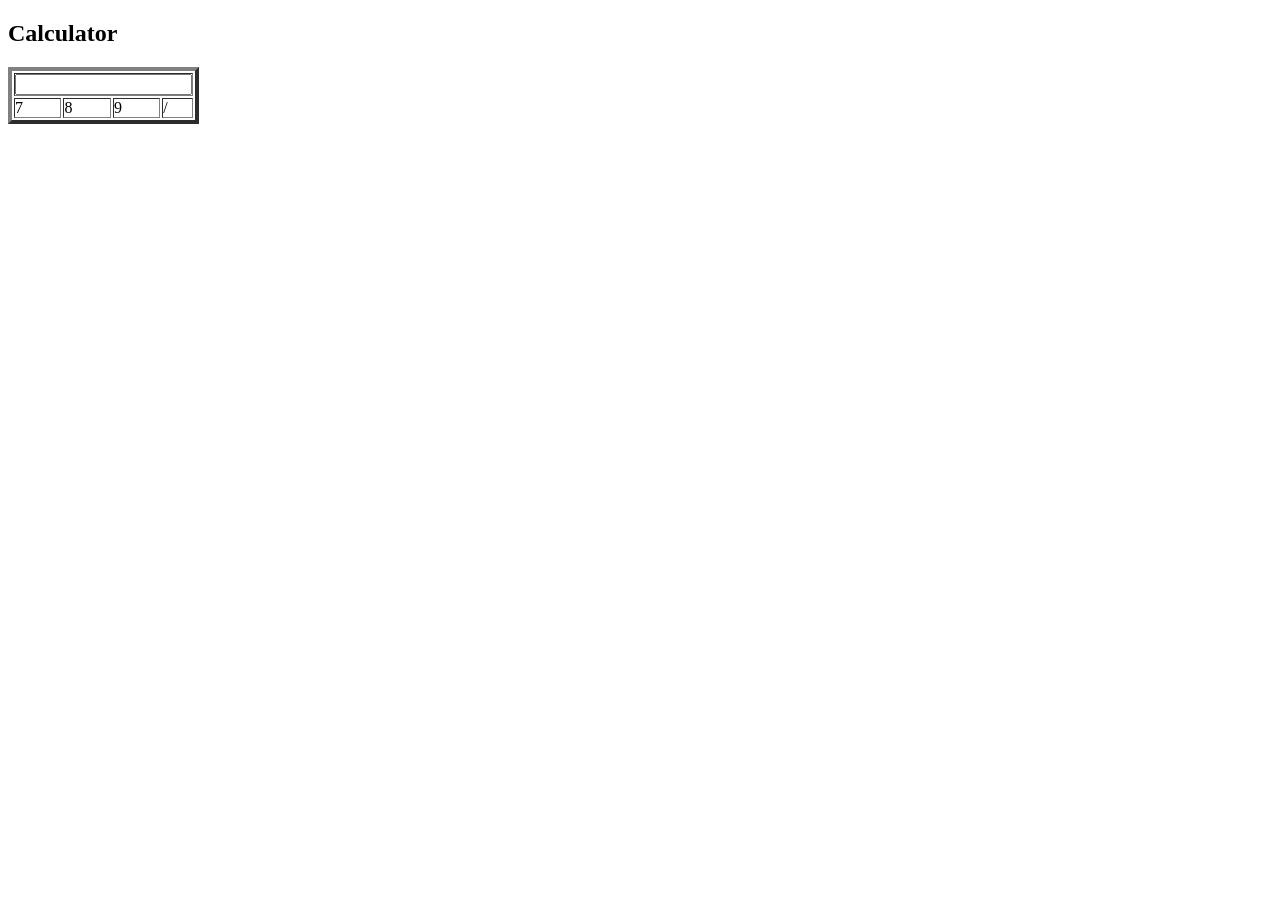
<file: developer/examplecode/calculator.html>
<!Doctype html>
<html>
    <head>
        <meta charset="UTF-8">
        <meta name="viewport" content="width=device-width, initial-scale=1.0">
        <title>Document</title>
    </head>
    <body>
        <h2>Calculator</h2>

<table border="4" cellpadding="g"
<tr>
    <td colspan="4"><input type="text"></td>
</tr>
<tr>
    <td>7</td>
    <td>8</td>
    <td>9</td>
    <td>/</td>
    </body>
    </html>
</file>
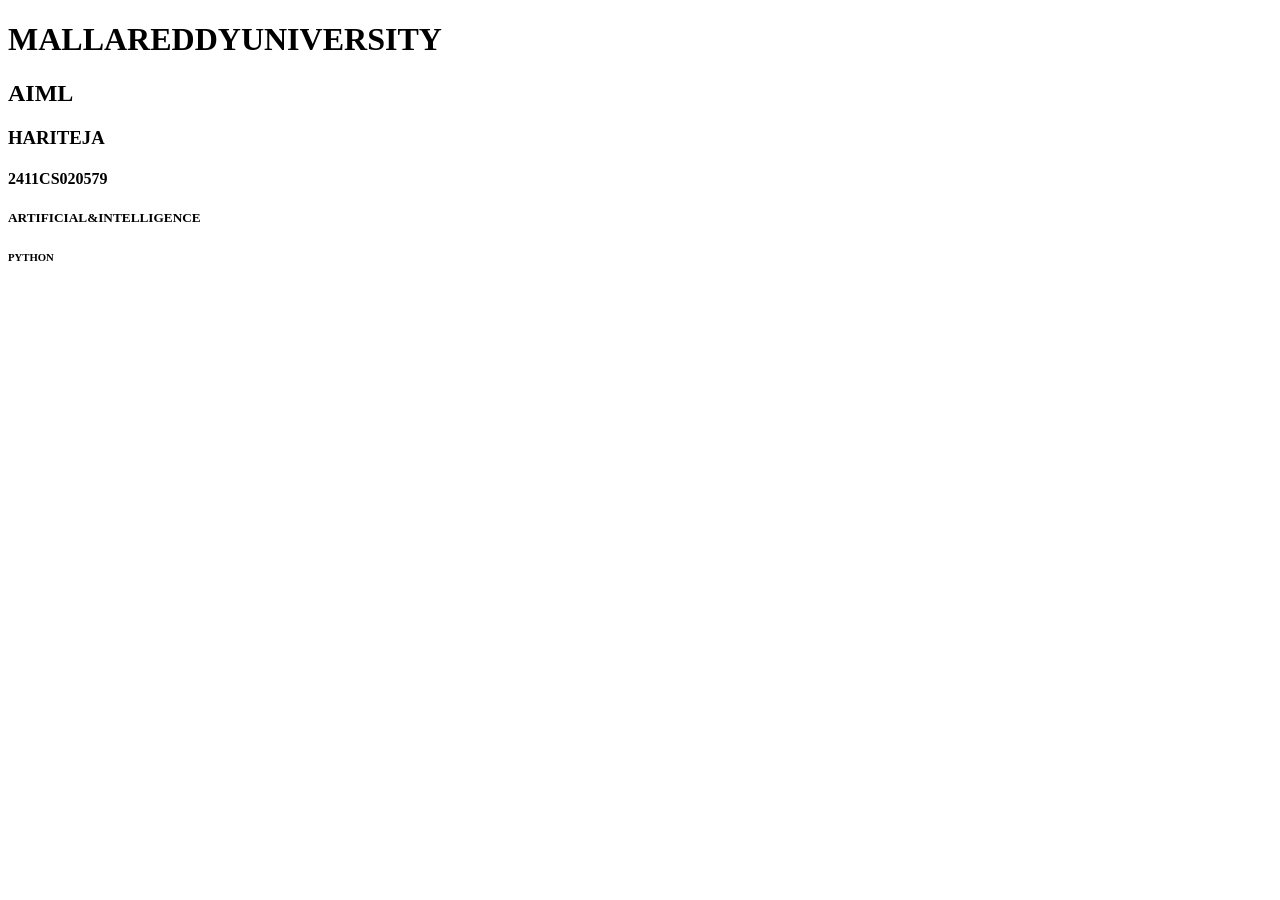
<file: developer/examplecode/stucture.html>
<!Doctype html>
<html>
<head> 
    <title>header</title>
</head>
<body>
    <h1>MALLAREDDYUNIVERSITY</h1>
    <h2>AIML</h2>
    <h3>HARITEJA</h3>
    <h4>2411CS020579</h4>
    <h5>ARTIFICIAL&INTELLIGENCE</h5>
    <h6>PYTHON</h6>
</body>
</html>
</file>
